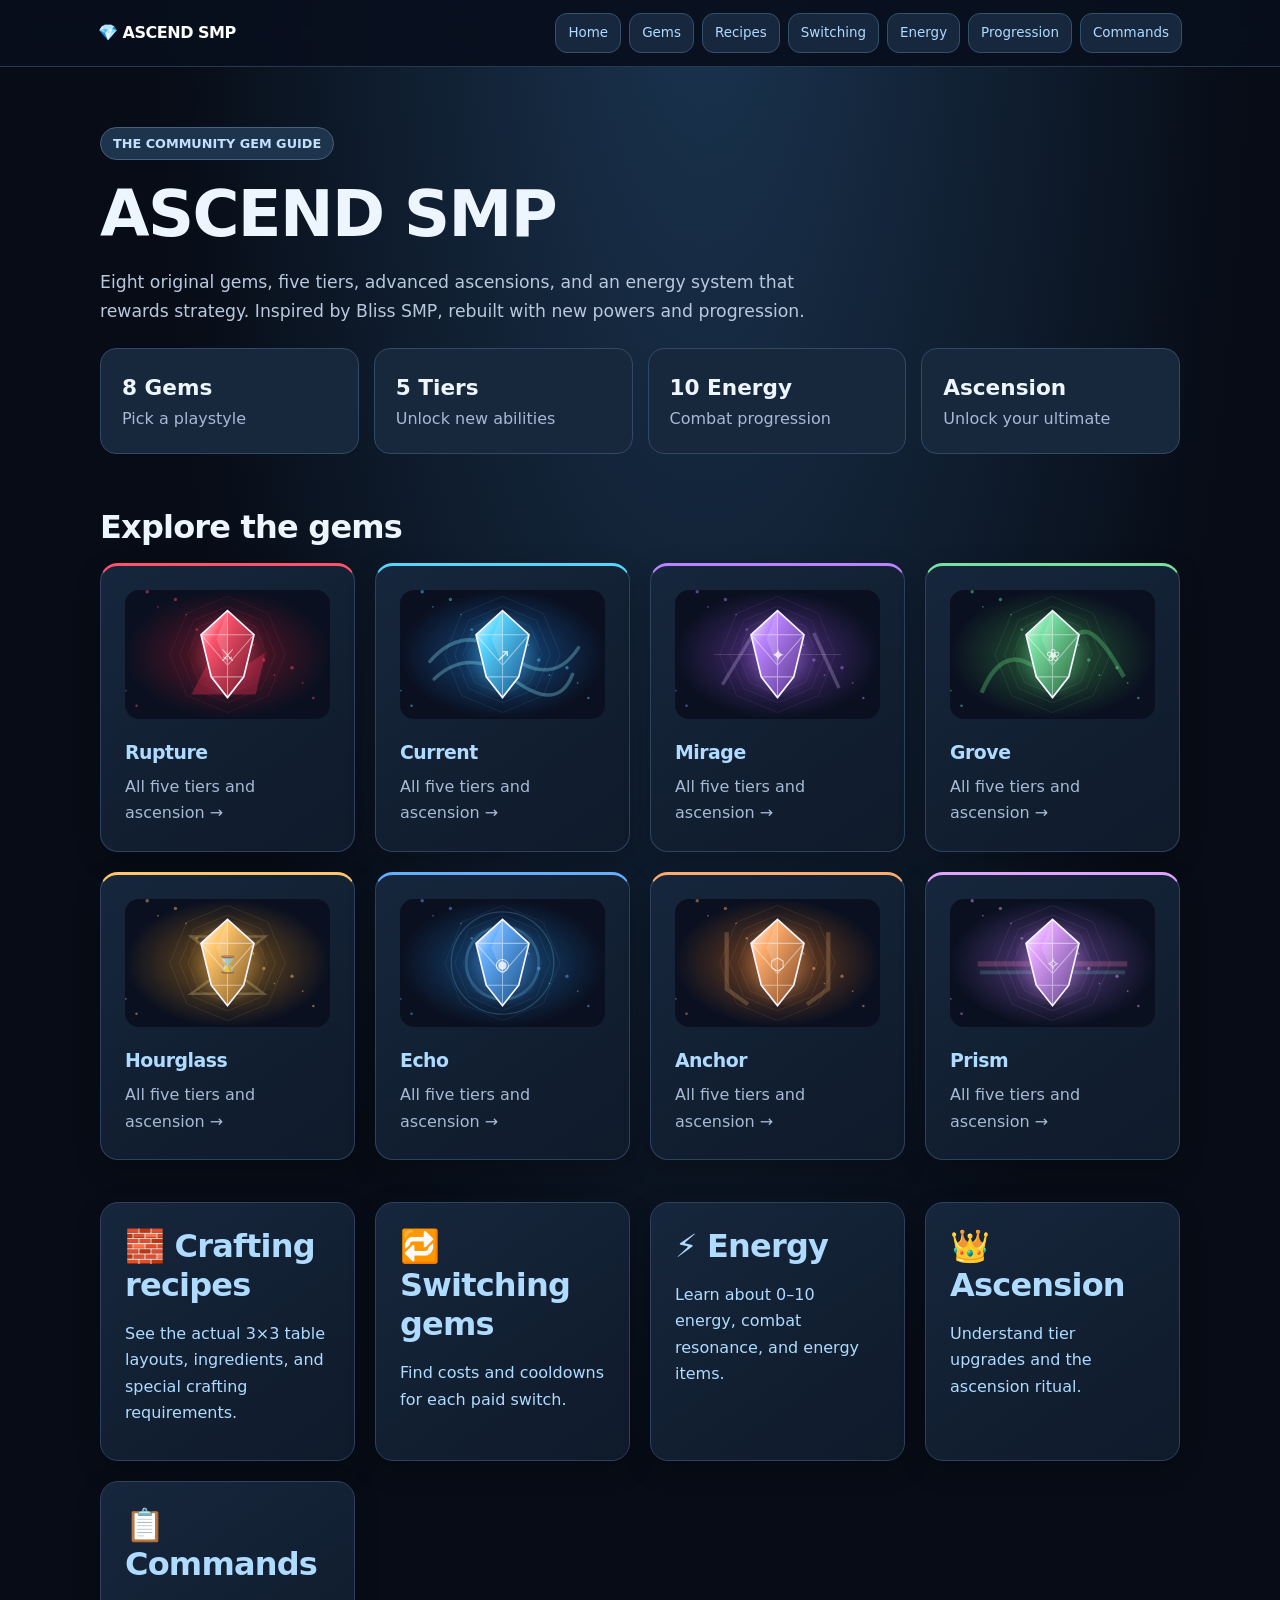
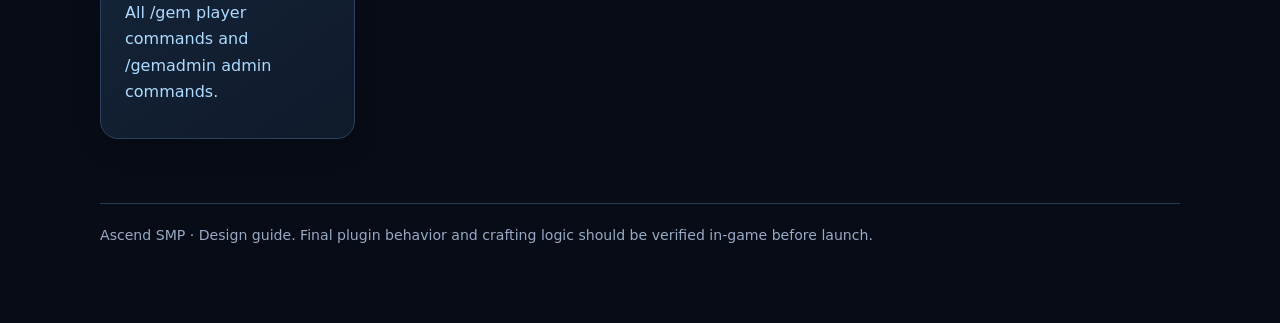
<file: index.html>
<!doctype html><html lang="en"><head><meta charset="UTF-8"><meta name="viewport" content="width=device-width,initial-scale=1"><title>Home | Ascend SMP</title><link rel="stylesheet" href="style.css"></head><body><header class="topbar"><nav class="nav"><a class="brand" href="index.html">💎 ASCEND SMP</a><a class="link" href="index.html">Home</a><a class="link" href="gems.html">Gems</a><a class="link" href="recipes.html">Recipes</a><a class="link" href="switching.html">Switching</a><a class="link" href="energy.html">Energy</a><a class="link" href="progression.html">Progression</a><a class="link" href="commands.html">Commands</a></nav></header><main class="wrap"><section class="hero"><span class="badge">THE COMMUNITY GEM GUIDE</span><h1>ASCEND SMP</h1><p class="lead">Eight original gems, five tiers, advanced ascensions, and an energy system that rewards strategy. Inspired by Bliss SMP, rebuilt with new powers and progression.</p><div class="kpis"><div class="kpi"><strong>8 Gems</strong><span class="small">Pick a playstyle</span></div><div class="kpi"><strong>5 Tiers</strong><span class="small">Unlock new abilities</span></div><div class="kpi"><strong>10 Energy</strong><span class="small">Combat progression</span></div><div class="kpi"><strong>Ascension</strong><span class="small">Unlock your ultimate</span></div></div></section><section class="section"><h2>Explore the gems</h2><div class="grid"><a class="card gem" style="--gem:#ff526c" href="rupture.html"><img class="gem-preview" src="assets/rupture.svg" alt="rupture gem illustration"><h3>Rupture</h3><span class="small">All five tiers and ascension →</span></a><a class="card gem" style="--gem:#56d5ff" href="current.html"><img class="gem-preview" src="assets/current.svg" alt="current gem illustration"><h3>Current</h3><span class="small">All five tiers and ascension →</span></a><a class="card gem" style="--gem:#ba83ff" href="mirage.html"><img class="gem-preview" src="assets/mirage.svg" alt="mirage gem illustration"><h3>Mirage</h3><span class="small">All five tiers and ascension →</span></a><a class="card gem" style="--gem:#77e1a2" href="grove.html"><img class="gem-preview" src="assets/grove.svg" alt="grove gem illustration"><h3>Grove</h3><span class="small">All five tiers and ascension →</span></a><a class="card gem" style="--gem:#ffc66b" href="hourglass.html"><img class="gem-preview" src="assets/hourglass.svg" alt="hourglass gem illustration"><h3>Hourglass</h3><span class="small">All five tiers and ascension →</span></a><a class="card gem" style="--gem:#66afff" href="echo.html"><img class="gem-preview" src="assets/echo.svg" alt="echo gem illustration"><h3>Echo</h3><span class="small">All five tiers and ascension →</span></a><a class="card gem" style="--gem:#ffad6d" href="anchor.html"><img class="gem-preview" src="assets/anchor.svg" alt="anchor gem illustration"><h3>Anchor</h3><span class="small">All five tiers and ascension →</span></a><a class="card gem" style="--gem:#e2a2ff" href="prism.html"><img class="gem-preview" src="assets/prism.svg" alt="prism gem illustration"><h3>Prism</h3><span class="small">All five tiers and ascension →</span></a></div></section><section class="section grid"><a class="panel" href="recipes.html"><h2>🧱 Crafting recipes</h2><p>See the actual 3×3 table layouts, ingredients, and special crafting requirements.</p></a><a class="panel" href="switching.html"><h2>🔁 Switching gems</h2><p>Find costs and cooldowns for each paid switch.</p></a><a class="panel" href="energy.html"><h2>⚡ Energy</h2><p>Learn about 0–10 energy, combat resonance, and energy items.</p></a><a class="panel" href="progression.html"><h2>👑 Ascension</h2><p>Understand tier upgrades and the ascension ritual.</p></a><a class="panel" href="commands.html"><h2>📋 Commands</h2><p>All /gem player commands and /gemadmin admin commands.</p></a></section><footer class="footer">Ascend SMP · Design guide. Final plugin behavior and crafting logic should be verified in-game before launch.</footer></main></body></html>
</file>
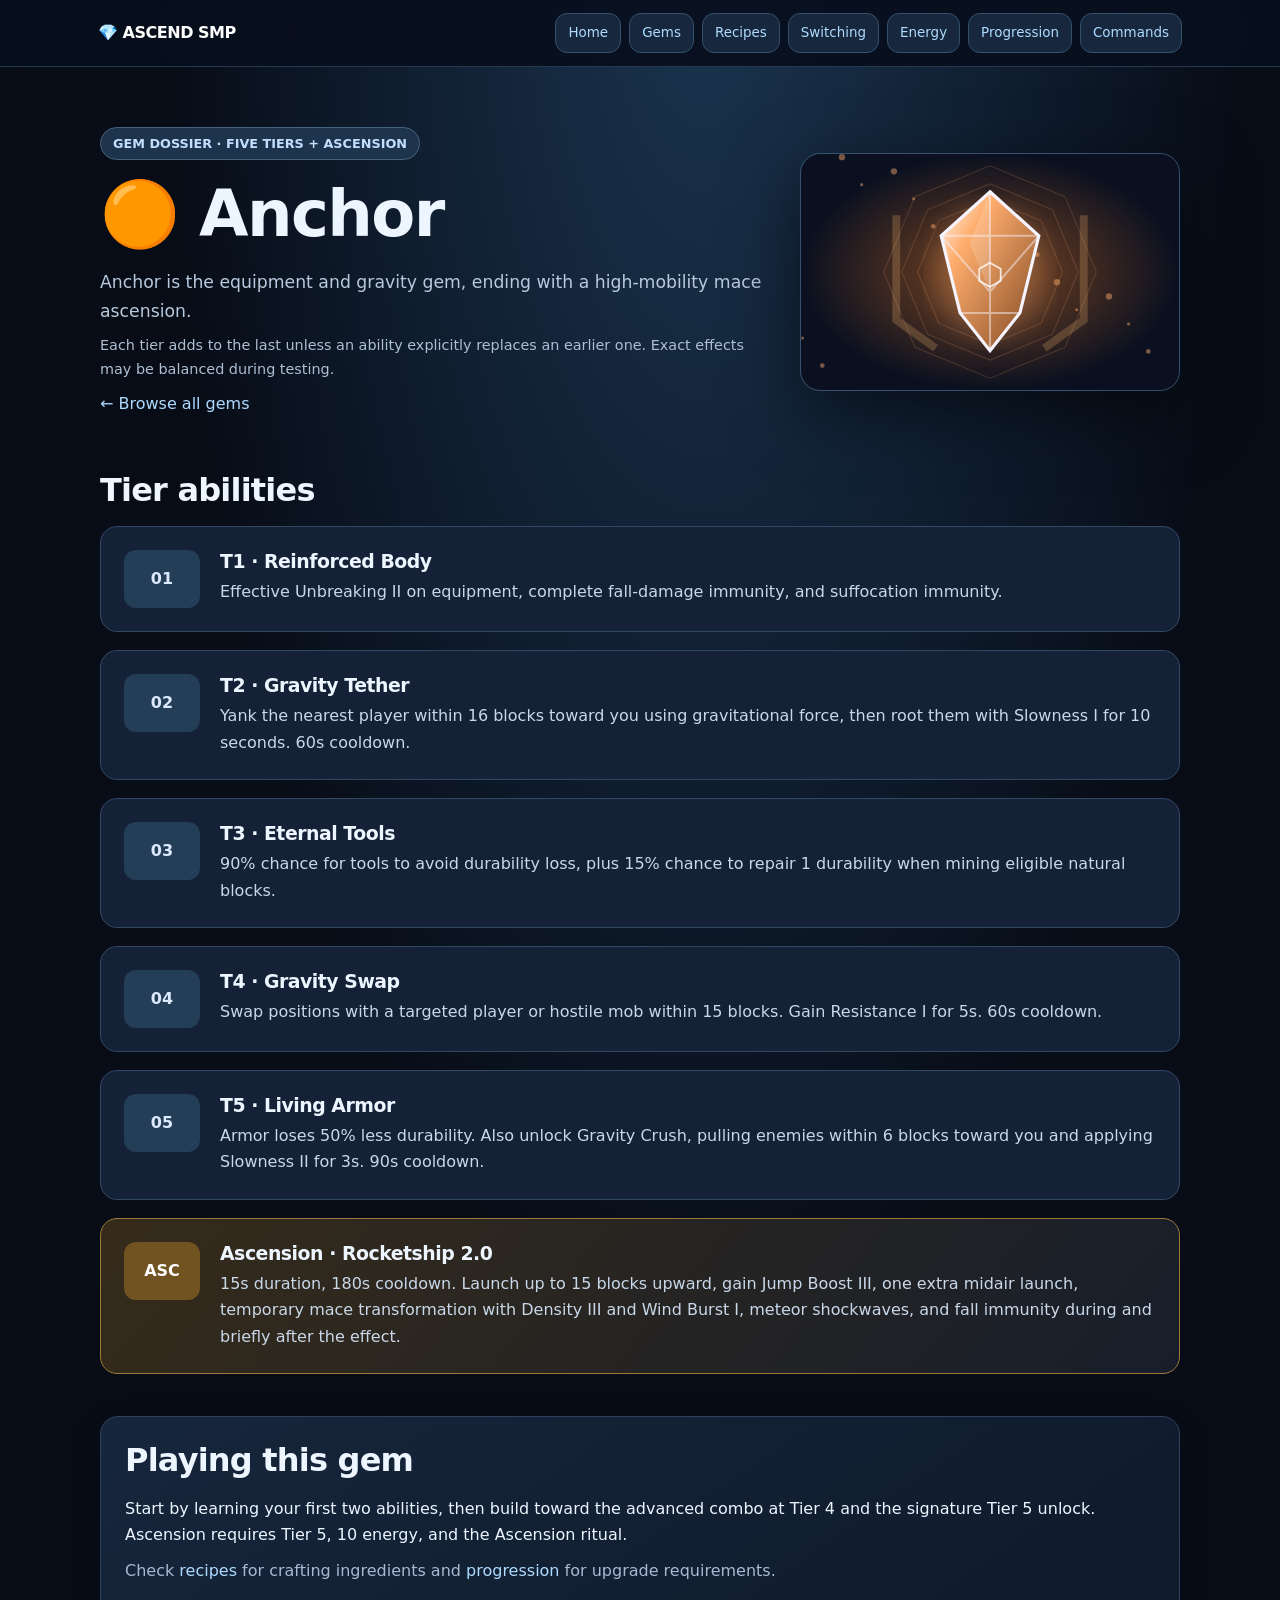
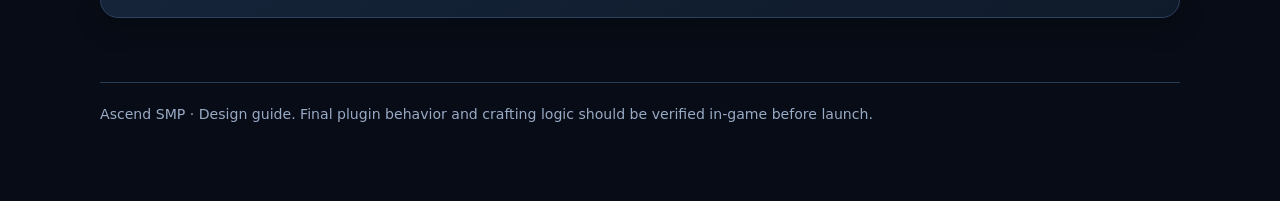
<file: anchor.html>
<!doctype html><html lang="en"><head><meta charset="UTF-8"><meta name="viewport" content="width=device-width,initial-scale=1"><title>🟠 Anchor | Ascend SMP</title><link rel="stylesheet" href="style.css"></head><body><header class="topbar"><nav class="nav"><a class="brand" href="index.html">💎 ASCEND SMP</a><a class="link" href="index.html">Home</a><a class="link" href="gems.html">Gems</a><a class="link" href="recipes.html">Recipes</a><a class="link" href="switching.html">Switching</a><a class="link" href="energy.html">Energy</a><a class="link" href="progression.html">Progression</a><a class="link" href="commands.html">Commands</a></nav></header><main class="wrap"><section class="hero gem-hero"><div><span class="badge">GEM DOSSIER · FIVE TIERS + ASCENSION</span><h1>🟠 Anchor</h1><p class="lead">Anchor is the equipment and gravity gem, ending with a high-mobility mace ascension.</p><p class="note">Each tier adds to the last unless an ability explicitly replaces an earlier one. Exact effects may be balanced during testing.</p><a href="gems.html">← Browse all gems</a></div><img src="assets/anchor.svg" alt="Original anchor crystal illustration"></section><section class="section"><h2>Tier abilities</h2><div class="tier-list"><article class="tier "><span class="tier-num">01</span><div><h3>T1 · Reinforced Body</h3><p>Effective Unbreaking II on equipment, complete fall-damage immunity, and suffocation immunity.</p></div></article><article class="tier "><span class="tier-num">02</span><div><h3>T2 · Gravity Tether</h3><p>Yank the nearest player within 16 blocks toward you using gravitational force, then root them with Slowness I for 10 seconds. 60s cooldown.</p></div></article><article class="tier "><span class="tier-num">03</span><div><h3>T3 · Eternal Tools</h3><p>90% chance for tools to avoid durability loss, plus 15% chance to repair 1 durability when mining eligible natural blocks.</p></div></article><article class="tier "><span class="tier-num">04</span><div><h3>T4 · Gravity Swap</h3><p>Swap positions with a targeted player or hostile mob within 15 blocks. Gain Resistance I for 5s. 60s cooldown.</p></div></article><article class="tier "><span class="tier-num">05</span><div><h3>T5 · Living Armor</h3><p>Armor loses 50% less durability. Also unlock Gravity Crush, pulling enemies within 6 blocks toward you and applying Slowness II for 3s. 90s cooldown.</p></div></article><article class="tier ascension"><span class="tier-num">ASC</span><div><h3>Ascension · Rocketship 2.0</h3><p>15s duration, 180s cooldown. Launch up to 15 blocks upward, gain Jump Boost III, one extra midair launch, temporary mace transformation with Density III and Wind Burst I, meteor shockwaves, and fall immunity during and briefly after the effect.</p></div></article></div></section><section class="panel section"><h2>Playing this gem</h2><p>Start by learning your first two abilities, then build toward the advanced combo at Tier 4 and the signature Tier 5 unlock. Ascension requires Tier 5, 10 energy, and the Ascension ritual.</p><p class="small">Check <a href="recipes.html">recipes</a> for crafting ingredients and <a href="progression.html">progression</a> for upgrade requirements.</p></section><footer class="footer">Ascend SMP · Design guide. Final plugin behavior and crafting logic should be verified in-game before launch.</footer></main></body></html>
</file>
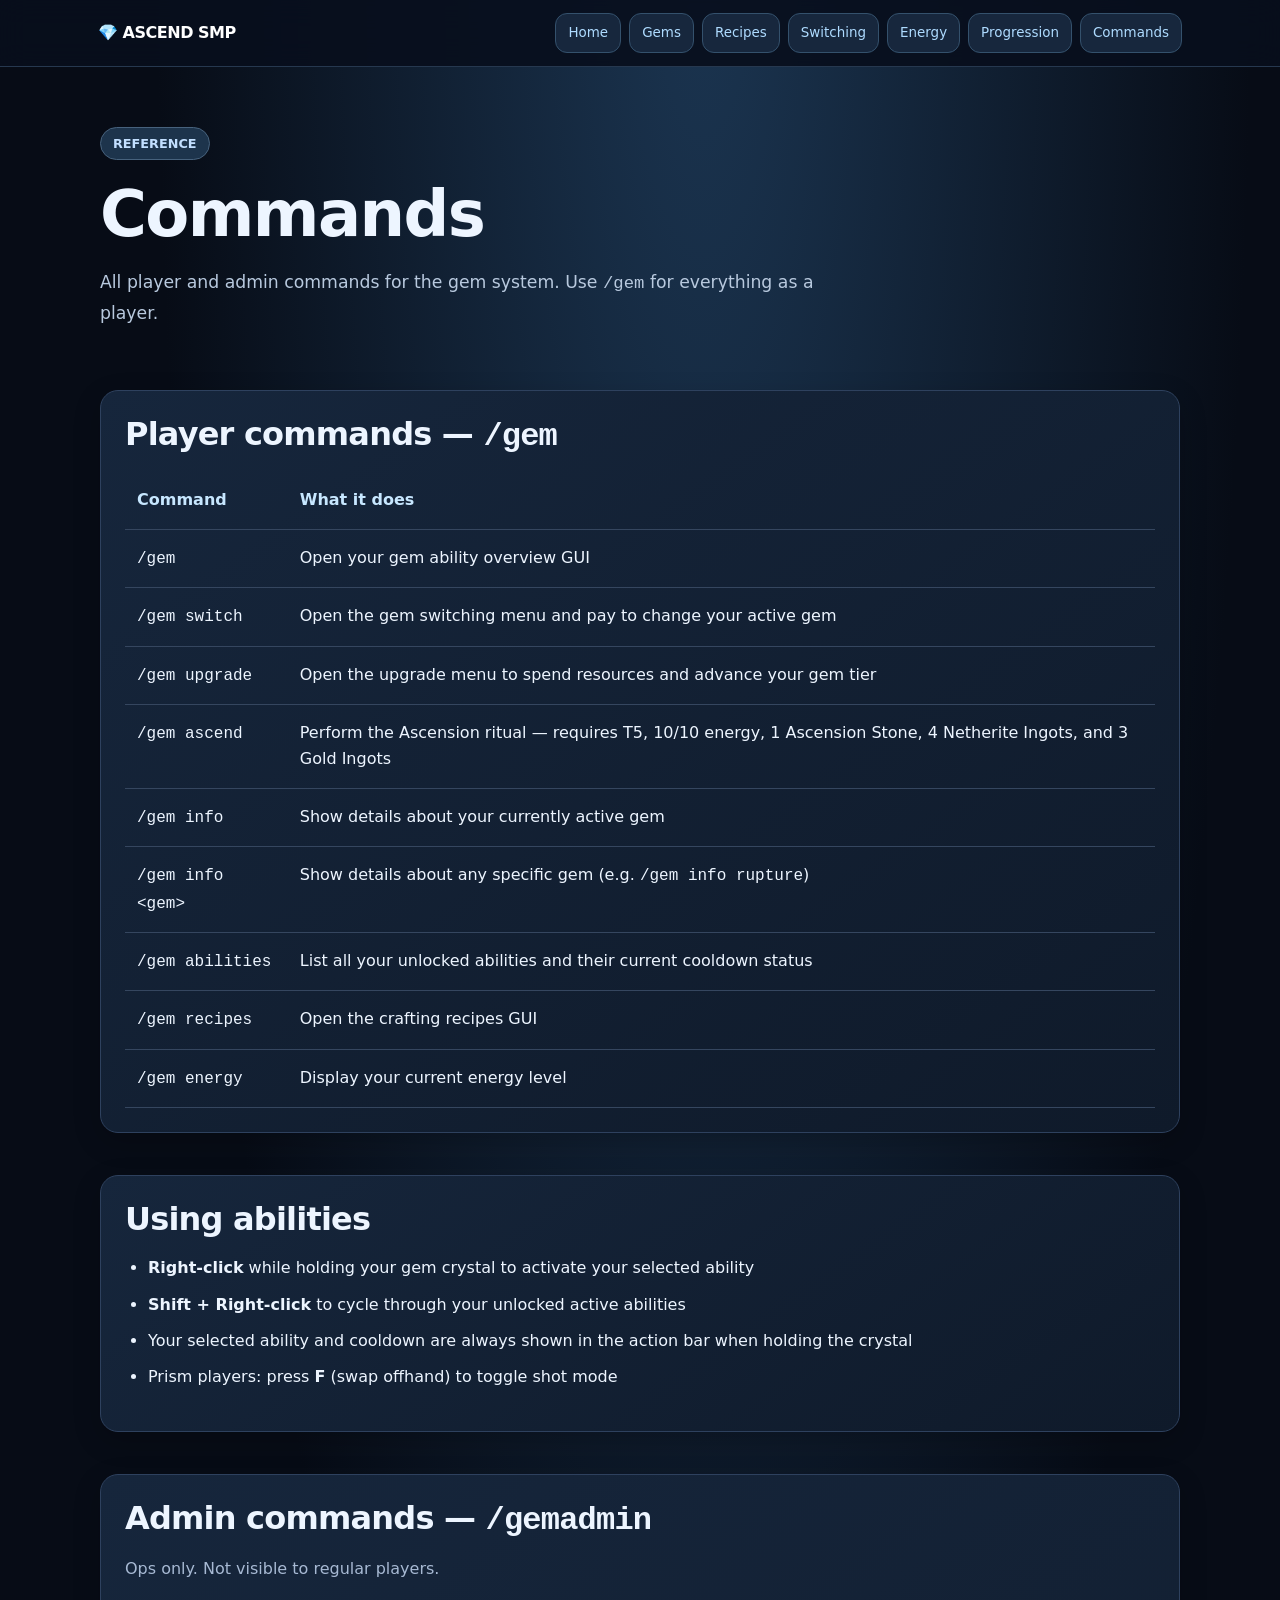
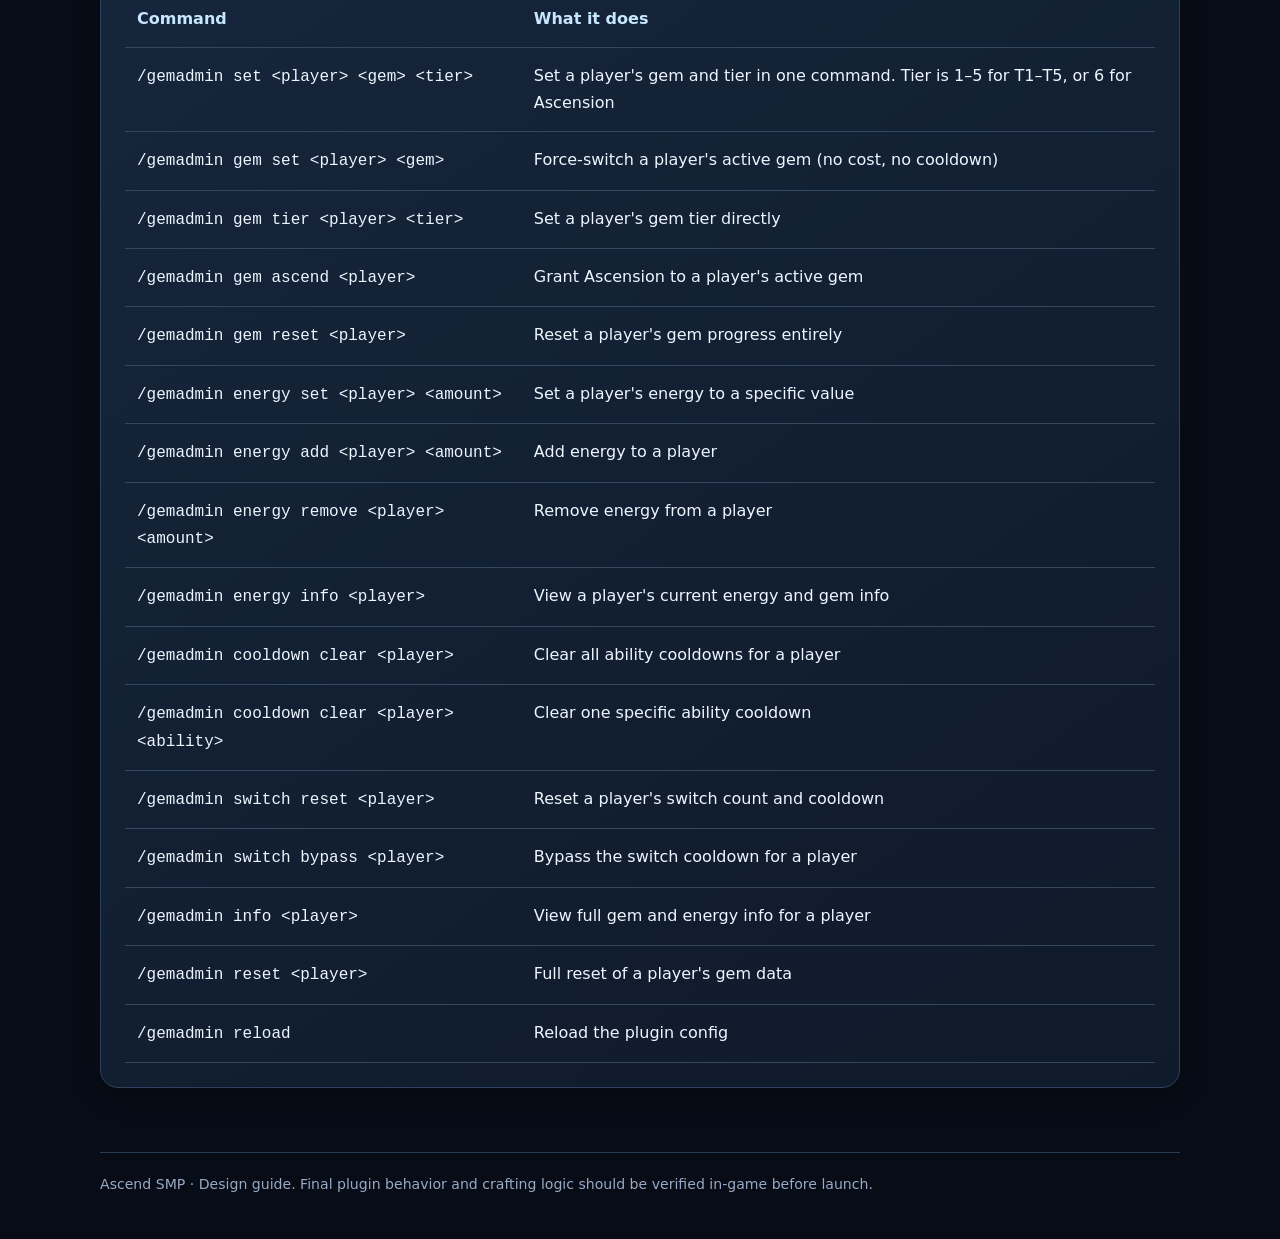
<file: commands.html>
<!doctype html><html lang="en"><head><meta charset="UTF-8"><meta name="viewport" content="width=device-width,initial-scale=1"><title>Commands | Ascend SMP</title><link rel="stylesheet" href="style.css"></head><body><header class="topbar"><nav class="nav"><a class="brand" href="index.html">💎 ASCEND SMP</a><a class="link" href="index.html">Home</a><a class="link" href="gems.html">Gems</a><a class="link" href="recipes.html">Recipes</a><a class="link" href="switching.html">Switching</a><a class="link" href="energy.html">Energy</a><a class="link" href="progression.html">Progression</a><a class="link active" href="commands.html">Commands</a></nav></header><main class="wrap"><section class="hero"><span class="badge">REFERENCE</span><h1>Commands</h1><p class="lead">All player and admin commands for the gem system. Use <code>/gem</code> for everything as a player.</p></section><section class="panel section"><h2>Player commands — <code>/gem</code></h2><div class="tablewrap"><table><thead><tr><th>Command</th><th>What it does</th></tr></thead><tbody><tr><td><code>/gem</code></td><td>Open your gem ability overview GUI</td></tr><tr><td><code>/gem switch</code></td><td>Open the gem switching menu and pay to change your active gem</td></tr><tr><td><code>/gem upgrade</code></td><td>Open the upgrade menu to spend resources and advance your gem tier</td></tr><tr><td><code>/gem ascend</code></td><td>Perform the Ascension ritual — requires T5, 10/10 energy, 1 Ascension Stone, 4 Netherite Ingots, and 3 Gold Ingots</td></tr><tr><td><code>/gem info</code></td><td>Show details about your currently active gem</td></tr><tr><td><code>/gem info &lt;gem&gt;</code></td><td>Show details about any specific gem (e.g. <code>/gem info rupture</code>)</td></tr><tr><td><code>/gem abilities</code></td><td>List all your unlocked abilities and their current cooldown status</td></tr><tr><td><code>/gem recipes</code></td><td>Open the crafting recipes GUI</td></tr><tr><td><code>/gem energy</code></td><td>Display your current energy level</td></tr></tbody></table></div></section><section class="panel section"><h2>Using abilities</h2><ul class="list"><li><strong>Right-click</strong> while holding your gem crystal to activate your selected ability</li><li><strong>Shift + Right-click</strong> to cycle through your unlocked active abilities</li><li>Your selected ability and cooldown are always shown in the action bar when holding the crystal</li><li>Prism players: press <strong>F</strong> (swap offhand) to toggle shot mode</li></ul></section><section class="panel section"><h2>Admin commands — <code>/gemadmin</code></h2><p class="small">Ops only. Not visible to regular players.</p><div class="tablewrap"><table><thead><tr><th>Command</th><th>What it does</th></tr></thead><tbody><tr><td><code>/gemadmin set &lt;player&gt; &lt;gem&gt; &lt;tier&gt;</code></td><td>Set a player's gem and tier in one command. Tier is 1–5 for T1–T5, or 6 for Ascension</td></tr><tr><td><code>/gemadmin gem set &lt;player&gt; &lt;gem&gt;</code></td><td>Force-switch a player's active gem (no cost, no cooldown)</td></tr><tr><td><code>/gemadmin gem tier &lt;player&gt; &lt;tier&gt;</code></td><td>Set a player's gem tier directly</td></tr><tr><td><code>/gemadmin gem ascend &lt;player&gt;</code></td><td>Grant Ascension to a player's active gem</td></tr><tr><td><code>/gemadmin gem reset &lt;player&gt;</code></td><td>Reset a player's gem progress entirely</td></tr><tr><td><code>/gemadmin energy set &lt;player&gt; &lt;amount&gt;</code></td><td>Set a player's energy to a specific value</td></tr><tr><td><code>/gemadmin energy add &lt;player&gt; &lt;amount&gt;</code></td><td>Add energy to a player</td></tr><tr><td><code>/gemadmin energy remove &lt;player&gt; &lt;amount&gt;</code></td><td>Remove energy from a player</td></tr><tr><td><code>/gemadmin energy info &lt;player&gt;</code></td><td>View a player's current energy and gem info</td></tr><tr><td><code>/gemadmin cooldown clear &lt;player&gt;</code></td><td>Clear all ability cooldowns for a player</td></tr><tr><td><code>/gemadmin cooldown clear &lt;player&gt; &lt;ability&gt;</code></td><td>Clear one specific ability cooldown</td></tr><tr><td><code>/gemadmin switch reset &lt;player&gt;</code></td><td>Reset a player's switch count and cooldown</td></tr><tr><td><code>/gemadmin switch bypass &lt;player&gt;</code></td><td>Bypass the switch cooldown for a player</td></tr><tr><td><code>/gemadmin info &lt;player&gt;</code></td><td>View full gem and energy info for a player</td></tr><tr><td><code>/gemadmin reset &lt;player&gt;</code></td><td>Full reset of a player's gem data</td></tr><tr><td><code>/gemadmin reload</code></td><td>Reload the plugin config</td></tr></tbody></table></div></section><footer class="footer">Ascend SMP · Design guide. Final plugin behavior and crafting logic should be verified in-game before launch.</footer></main></body></html>
</file>
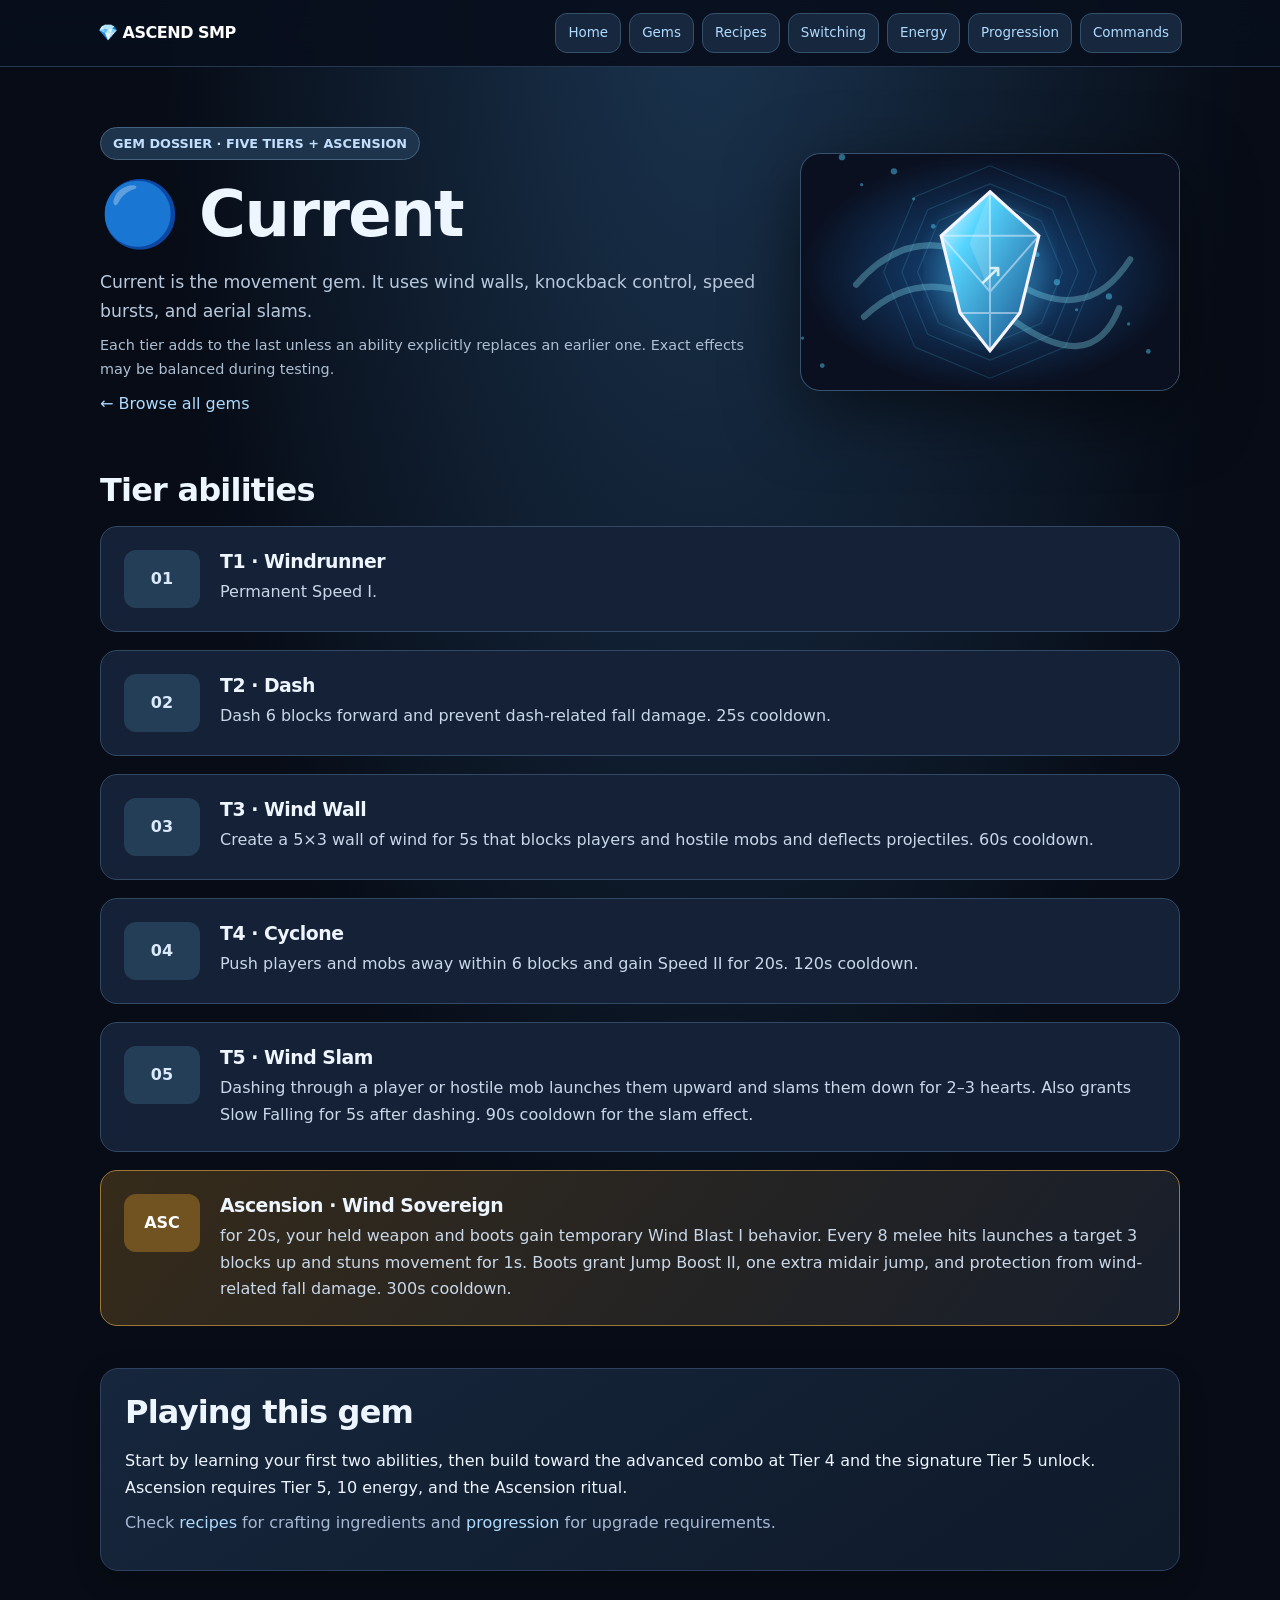
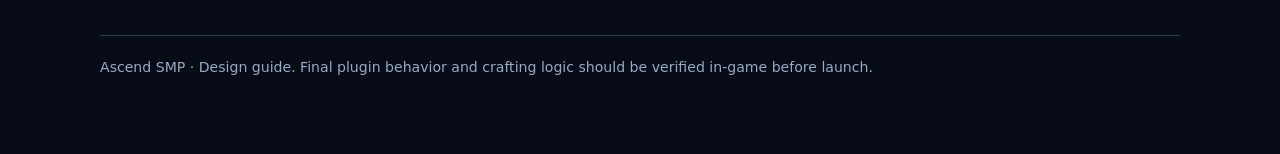
<file: current.html>
<!doctype html><html lang="en"><head><meta charset="UTF-8"><meta name="viewport" content="width=device-width,initial-scale=1"><title>🔵 Current | Ascend SMP</title><link rel="stylesheet" href="style.css"></head><body><header class="topbar"><nav class="nav"><a class="brand" href="index.html">💎 ASCEND SMP</a><a class="link" href="index.html">Home</a><a class="link" href="gems.html">Gems</a><a class="link" href="recipes.html">Recipes</a><a class="link" href="switching.html">Switching</a><a class="link" href="energy.html">Energy</a><a class="link" href="progression.html">Progression</a><a class="link" href="commands.html">Commands</a></nav></header><main class="wrap"><section class="hero gem-hero"><div><span class="badge">GEM DOSSIER · FIVE TIERS + ASCENSION</span><h1>🔵 Current</h1><p class="lead">Current is the movement gem. It uses wind walls, knockback control, speed bursts, and aerial slams.</p><p class="note">Each tier adds to the last unless an ability explicitly replaces an earlier one. Exact effects may be balanced during testing.</p><a href="gems.html">← Browse all gems</a></div><img src="assets/current.svg" alt="Original current crystal illustration"></section><section class="section"><h2>Tier abilities</h2><div class="tier-list"><article class="tier "><span class="tier-num">01</span><div><h3>T1 · Windrunner</h3><p>Permanent Speed I.</p></div></article><article class="tier "><span class="tier-num">02</span><div><h3>T2 · Dash</h3><p>Dash 6 blocks forward and prevent dash-related fall damage. 25s cooldown.</p></div></article><article class="tier "><span class="tier-num">03</span><div><h3>T3 · Wind Wall</h3><p>Create a 5×3 wall of wind for 5s that blocks players and hostile mobs and deflects projectiles. 60s cooldown.</p></div></article><article class="tier "><span class="tier-num">04</span><div><h3>T4 · Cyclone</h3><p>Push players and mobs away within 6 blocks and gain Speed II for 20s. 120s cooldown.</p></div></article><article class="tier "><span class="tier-num">05</span><div><h3>T5 · Wind Slam</h3><p>Dashing through a player or hostile mob launches them upward and slams them down for 2–3 hearts. Also grants Slow Falling for 5s after dashing. 90s cooldown for the slam effect.</p></div></article><article class="tier ascension"><span class="tier-num">ASC</span><div><h3>Ascension · Wind Sovereign</h3><p>for 20s, your held weapon and boots gain temporary Wind Blast I behavior. Every 8 melee hits launches a target 3 blocks up and stuns movement for 1s. Boots grant Jump Boost II, one extra midair jump, and protection from wind-related fall damage. 300s cooldown.</p></div></article></div></section><section class="panel section"><h2>Playing this gem</h2><p>Start by learning your first two abilities, then build toward the advanced combo at Tier 4 and the signature Tier 5 unlock. Ascension requires Tier 5, 10 energy, and the Ascension ritual.</p><p class="small">Check <a href="recipes.html">recipes</a> for crafting ingredients and <a href="progression.html">progression</a> for upgrade requirements.</p></section><footer class="footer">Ascend SMP · Design guide. Final plugin behavior and crafting logic should be verified in-game before launch.</footer></main></body></html>
</file>
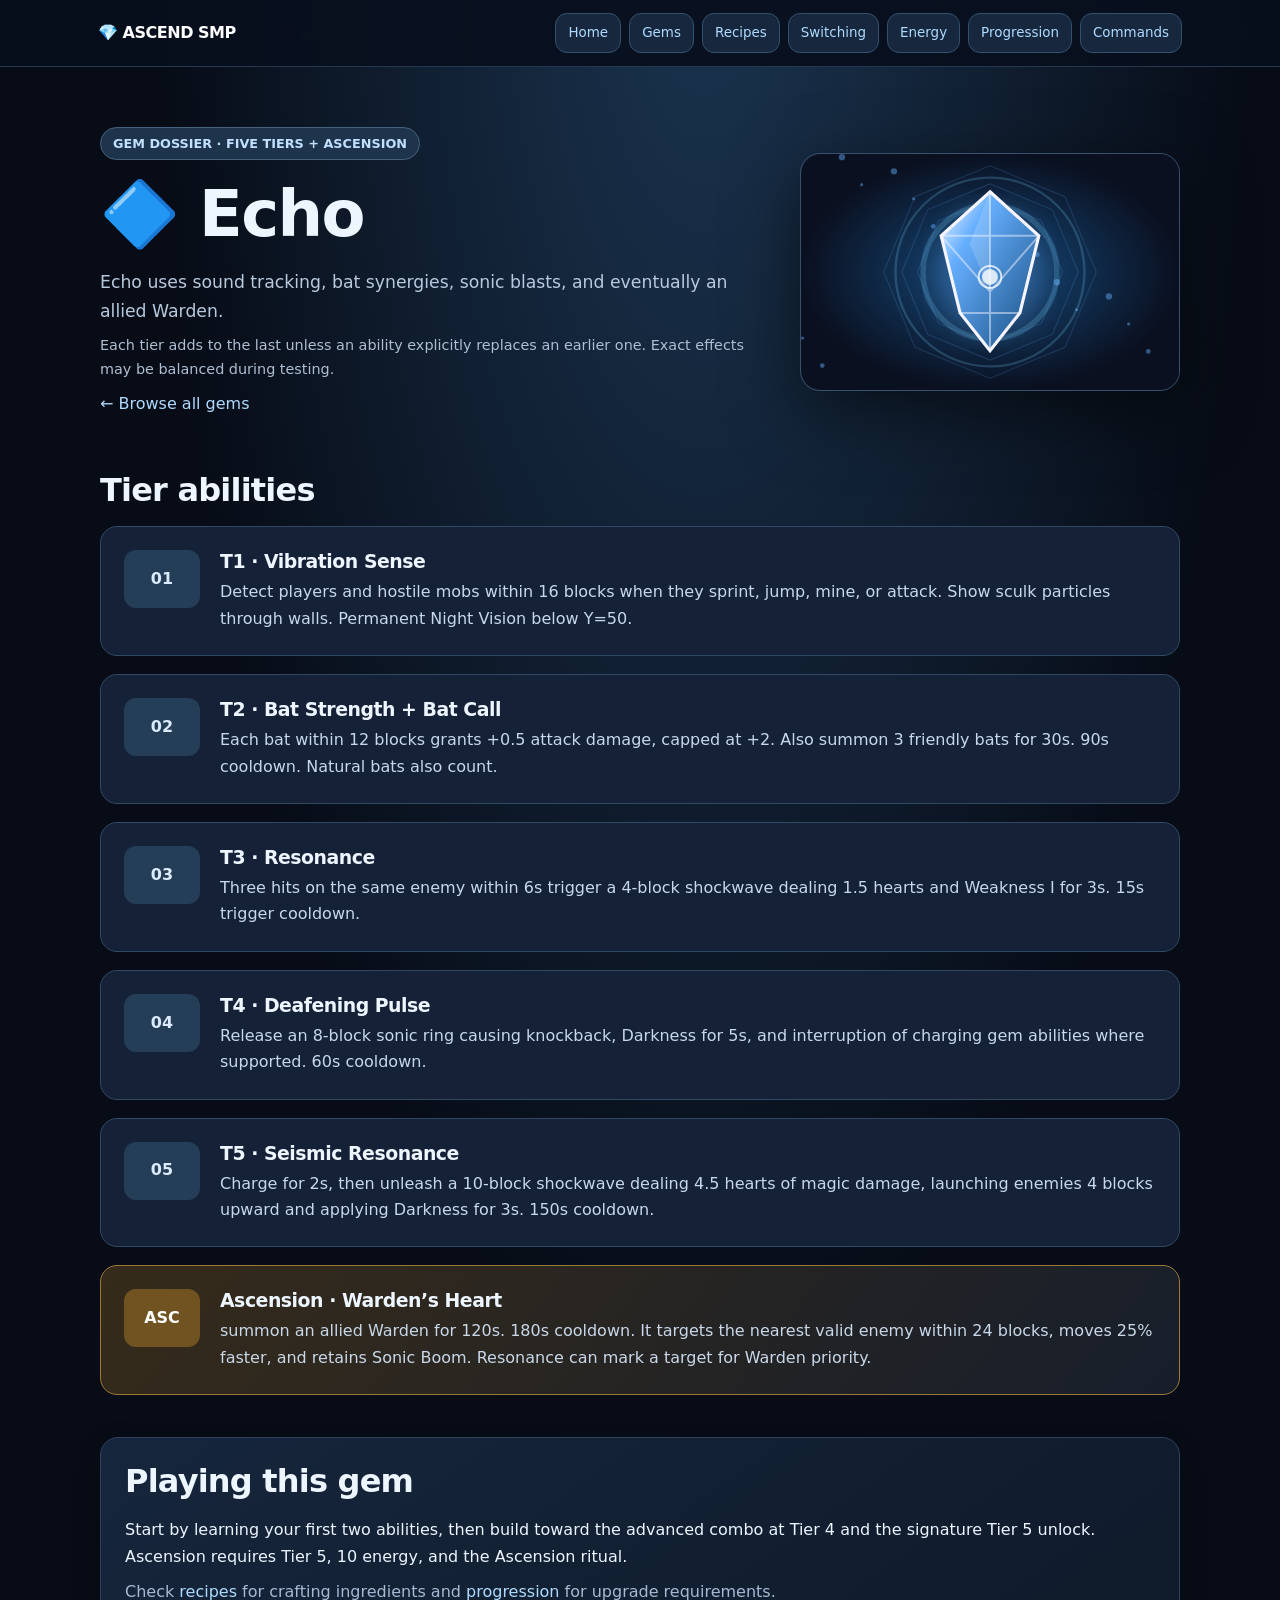
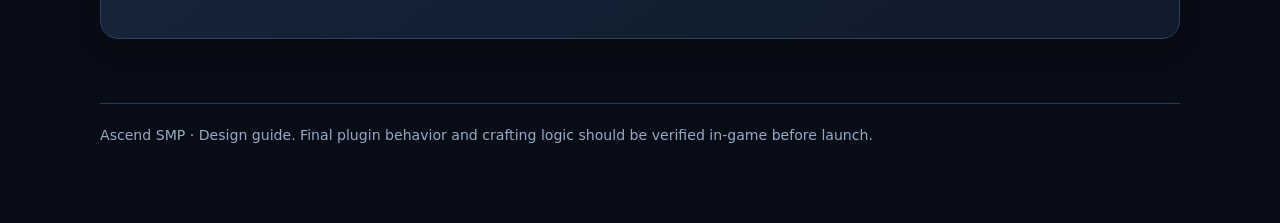
<file: echo.html>
<!doctype html><html lang="en"><head><meta charset="UTF-8"><meta name="viewport" content="width=device-width,initial-scale=1"><title>🔷 Echo | Ascend SMP</title><link rel="stylesheet" href="style.css"></head><body><header class="topbar"><nav class="nav"><a class="brand" href="index.html">💎 ASCEND SMP</a><a class="link" href="index.html">Home</a><a class="link" href="gems.html">Gems</a><a class="link" href="recipes.html">Recipes</a><a class="link" href="switching.html">Switching</a><a class="link" href="energy.html">Energy</a><a class="link" href="progression.html">Progression</a><a class="link" href="commands.html">Commands</a></nav></header><main class="wrap"><section class="hero gem-hero"><div><span class="badge">GEM DOSSIER · FIVE TIERS + ASCENSION</span><h1>🔷 Echo</h1><p class="lead">Echo uses sound tracking, bat synergies, sonic blasts, and eventually an allied Warden.</p><p class="note">Each tier adds to the last unless an ability explicitly replaces an earlier one. Exact effects may be balanced during testing.</p><a href="gems.html">← Browse all gems</a></div><img src="assets/echo.svg" alt="Original echo crystal illustration"></section><section class="section"><h2>Tier abilities</h2><div class="tier-list"><article class="tier "><span class="tier-num">01</span><div><h3>T1 · Vibration Sense</h3><p>Detect players and hostile mobs within 16 blocks when they sprint, jump, mine, or attack. Show sculk particles through walls. Permanent Night Vision below Y=50.</p></div></article><article class="tier "><span class="tier-num">02</span><div><h3>T2 · Bat Strength + Bat Call</h3><p>Each bat within 12 blocks grants +0.5 attack damage, capped at +2. Also summon 3 friendly bats for 30s. 90s cooldown. Natural bats also count.</p></div></article><article class="tier "><span class="tier-num">03</span><div><h3>T3 · Resonance</h3><p>Three hits on the same enemy within 6s trigger a 4-block shockwave dealing 1.5 hearts and Weakness I for 3s. 15s trigger cooldown.</p></div></article><article class="tier "><span class="tier-num">04</span><div><h3>T4 · Deafening Pulse</h3><p>Release an 8-block sonic ring causing knockback, Darkness for 5s, and interruption of charging gem abilities where supported. 60s cooldown.</p></div></article><article class="tier "><span class="tier-num">05</span><div><h3>T5 · Seismic Resonance</h3><p>Charge for 2s, then unleash a 10-block shockwave dealing 4.5 hearts of magic damage, launching enemies 4 blocks upward and applying Darkness for 3s. 150s cooldown.</p></div></article><article class="tier ascension"><span class="tier-num">ASC</span><div><h3>Ascension · Warden’s Heart</h3><p>summon an allied Warden for 120s. 180s cooldown. It targets the nearest valid enemy within 24 blocks, moves 25% faster, and retains Sonic Boom. Resonance can mark a target for Warden priority.</p></div></article></div></section><section class="panel section"><h2>Playing this gem</h2><p>Start by learning your first two abilities, then build toward the advanced combo at Tier 4 and the signature Tier 5 unlock. Ascension requires Tier 5, 10 energy, and the Ascension ritual.</p><p class="small">Check <a href="recipes.html">recipes</a> for crafting ingredients and <a href="progression.html">progression</a> for upgrade requirements.</p></section><footer class="footer">Ascend SMP · Design guide. Final plugin behavior and crafting logic should be verified in-game before launch.</footer></main></body></html>
</file>
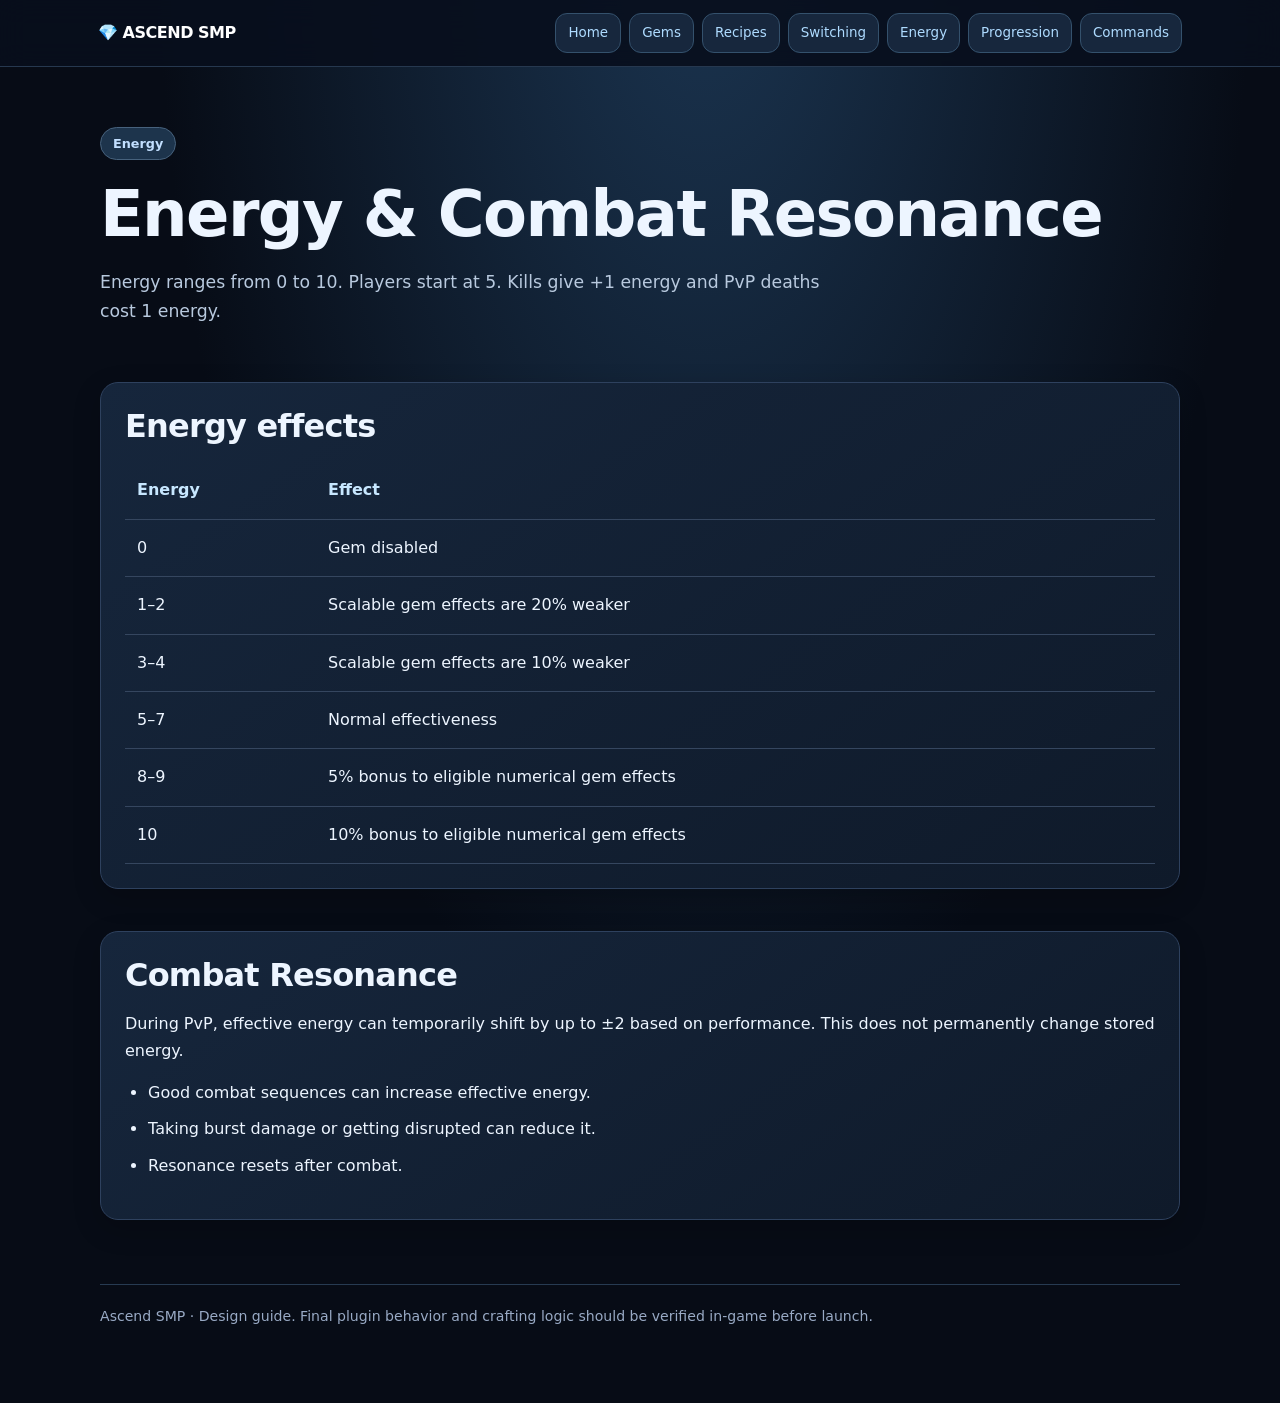
<file: energy.html>
<!doctype html><html lang="en"><head><meta charset="UTF-8"><meta name="viewport" content="width=device-width,initial-scale=1"><title>Energy | Ascend SMP</title><link rel="stylesheet" href="style.css"></head><body><header class="topbar"><nav class="nav"><a class="brand" href="index.html">💎 ASCEND SMP</a><a class="link" href="index.html">Home</a><a class="link" href="gems.html">Gems</a><a class="link" href="recipes.html">Recipes</a><a class="link" href="switching.html">Switching</a><a class="link" href="energy.html">Energy</a><a class="link" href="progression.html">Progression</a><a class="link" href="commands.html">Commands</a></nav></header><main class="wrap"><section class="hero"><span class="badge">Energy</span><h1>Energy &amp; Combat Resonance</h1><p class="lead">Energy ranges from 0 to 10. Players start at 5. Kills give +1 energy and PvP deaths cost 1 energy.</p></section><section class="panel"><h2>Energy effects</h2><div class="tablewrap"><table><thead><tr><th>Energy</th><th>Effect</th></tr></thead><tbody><tr><td>0</td><td>Gem disabled</td></tr><tr><td>1–2</td><td>Scalable gem effects are 20% weaker</td></tr><tr><td>3–4</td><td>Scalable gem effects are 10% weaker</td></tr><tr><td>5–7</td><td>Normal effectiveness</td></tr><tr><td>8–9</td><td>5% bonus to eligible numerical gem effects</td></tr><tr><td>10</td><td>10% bonus to eligible numerical gem effects</td></tr></tbody></table></div></section><section class="panel section"><h2>Combat Resonance</h2><p>During PvP, effective energy can temporarily shift by up to ±2 based on performance. This does not permanently change stored energy.</p><ul class="list"><li>Good combat sequences can increase effective energy.</li><li>Taking burst damage or getting disrupted can reduce it.</li><li>Resonance resets after combat.</li></ul></section><footer class="footer">Ascend SMP · Design guide. Final plugin behavior and crafting logic should be verified in-game before launch.</footer></main></body></html>
</file>
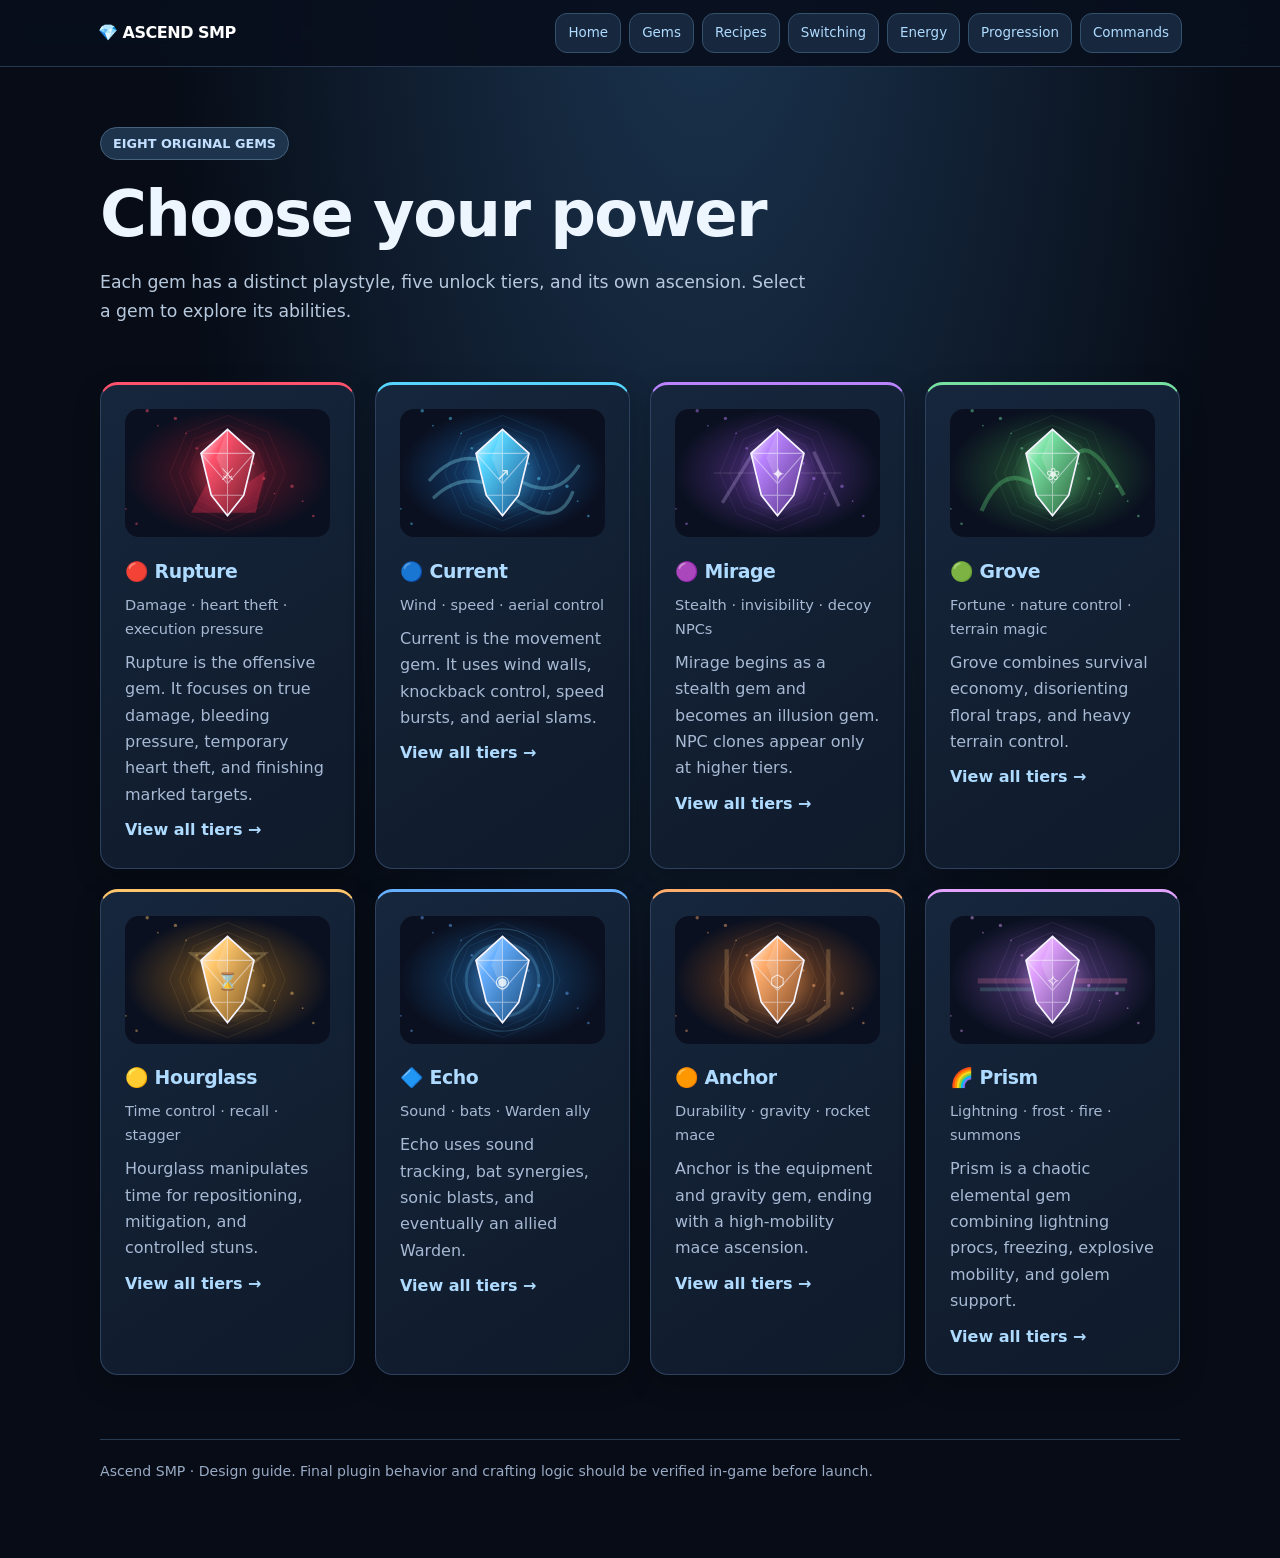
<file: gems.html>
<!doctype html><html lang="en"><head><meta charset="UTF-8"><meta name="viewport" content="width=device-width,initial-scale=1"><title>Gems | Ascend SMP</title><link rel="stylesheet" href="style.css"></head><body><header class="topbar"><nav class="nav"><a class="brand" href="index.html">💎 ASCEND SMP</a><a class="link" href="index.html">Home</a><a class="link" href="gems.html">Gems</a><a class="link" href="recipes.html">Recipes</a><a class="link" href="switching.html">Switching</a><a class="link" href="energy.html">Energy</a><a class="link" href="progression.html">Progression</a><a class="link" href="commands.html">Commands</a></nav></header><main class="wrap"><section class="hero"><span class="badge">EIGHT ORIGINAL GEMS</span><h1>Choose your power</h1><p class="lead">Each gem has a distinct playstyle, five unlock tiers, and its own ascension. Select a gem to explore its abilities.</p></section><section class="grid"><a href="rupture.html" class="card gem" style="--gem:#ff526c"><img class="gem-preview" src="assets/rupture.svg" alt="rupture gem artwork"><h3>🔴 Rupture</h3><p class="role">Damage · heart theft · execution pressure</p><p class="small">Rupture is the offensive gem. It focuses on true damage, bleeding pressure, temporary heart theft, and finishing marked targets.</p><strong>View all tiers →</strong></a><a href="current.html" class="card gem" style="--gem:#56d5ff"><img class="gem-preview" src="assets/current.svg" alt="current gem artwork"><h3>🔵 Current</h3><p class="role">Wind · speed · aerial control</p><p class="small">Current is the movement gem. It uses wind walls, knockback control, speed bursts, and aerial slams.</p><strong>View all tiers →</strong></a><a href="mirage.html" class="card gem" style="--gem:#ba83ff"><img class="gem-preview" src="assets/mirage.svg" alt="mirage gem artwork"><h3>🟣 Mirage</h3><p class="role">Stealth · invisibility · decoy NPCs</p><p class="small">Mirage begins as a stealth gem and becomes an illusion gem. NPC clones appear only at higher tiers.</p><strong>View all tiers →</strong></a><a href="grove.html" class="card gem" style="--gem:#77e1a2"><img class="gem-preview" src="assets/grove.svg" alt="grove gem artwork"><h3>🟢 Grove</h3><p class="role">Fortune · nature control · terrain magic</p><p class="small">Grove combines survival economy, disorienting floral traps, and heavy terrain control.</p><strong>View all tiers →</strong></a><a href="hourglass.html" class="card gem" style="--gem:#ffc66b"><img class="gem-preview" src="assets/hourglass.svg" alt="hourglass gem artwork"><h3>🟡 Hourglass</h3><p class="role">Time control · recall · stagger</p><p class="small">Hourglass manipulates time for repositioning, mitigation, and controlled stuns.</p><strong>View all tiers →</strong></a><a href="echo.html" class="card gem" style="--gem:#66afff"><img class="gem-preview" src="assets/echo.svg" alt="echo gem artwork"><h3>🔷 Echo</h3><p class="role">Sound · bats · Warden ally</p><p class="small">Echo uses sound tracking, bat synergies, sonic blasts, and eventually an allied Warden.</p><strong>View all tiers →</strong></a><a href="anchor.html" class="card gem" style="--gem:#ffad6d"><img class="gem-preview" src="assets/anchor.svg" alt="anchor gem artwork"><h3>🟠 Anchor</h3><p class="role">Durability · gravity · rocket mace</p><p class="small">Anchor is the equipment and gravity gem, ending with a high-mobility mace ascension.</p><strong>View all tiers →</strong></a><a href="prism.html" class="card gem" style="--gem:#e2a2ff"><img class="gem-preview" src="assets/prism.svg" alt="prism gem artwork"><h3>🌈 Prism</h3><p class="role">Lightning · frost · fire · summons</p><p class="small">Prism is a chaotic elemental gem combining lightning procs, freezing, explosive mobility, and golem support.</p><strong>View all tiers →</strong></a></section><footer class="footer">Ascend SMP · Design guide. Final plugin behavior and crafting logic should be verified in-game before launch.</footer></main></body></html>
</file>
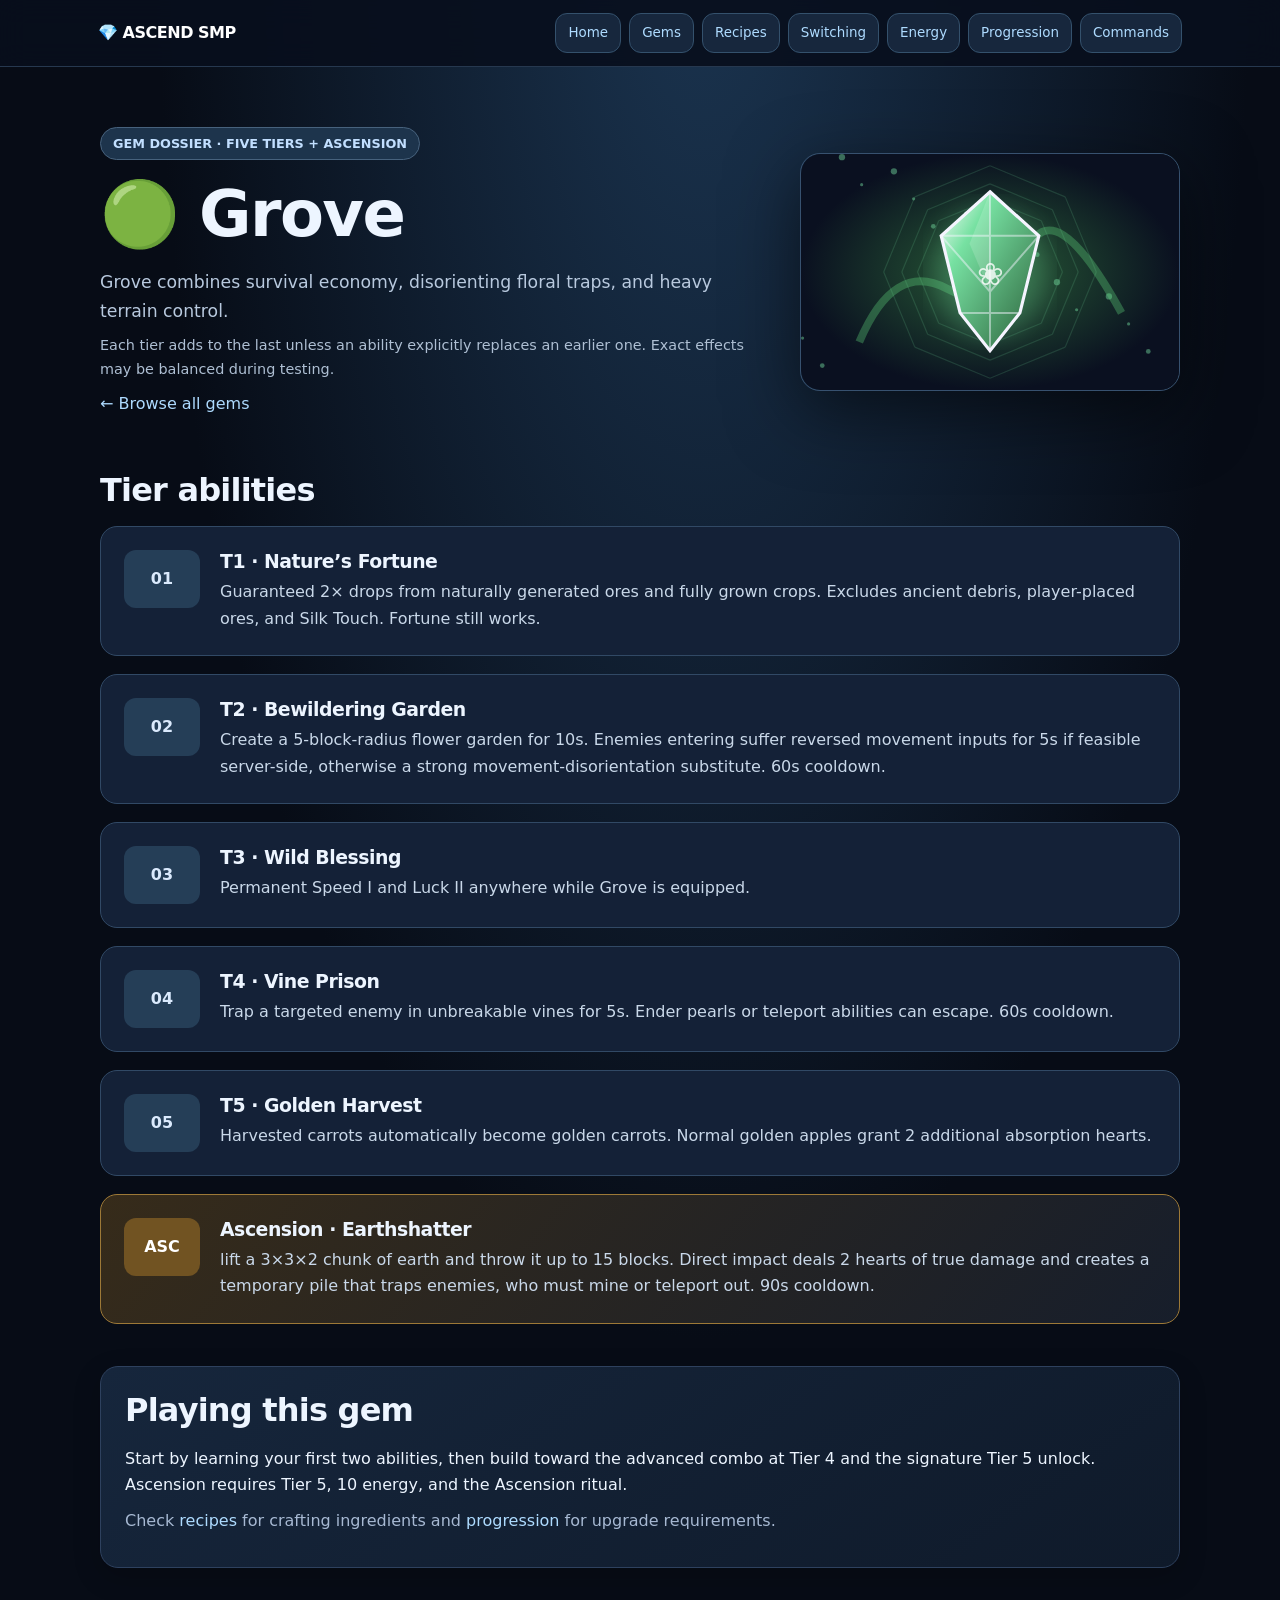
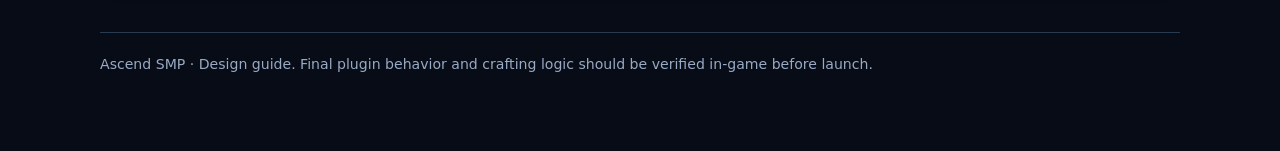
<file: grove.html>
<!doctype html><html lang="en"><head><meta charset="UTF-8"><meta name="viewport" content="width=device-width,initial-scale=1"><title>🟢 Grove | Ascend SMP</title><link rel="stylesheet" href="style.css"></head><body><header class="topbar"><nav class="nav"><a class="brand" href="index.html">💎 ASCEND SMP</a><a class="link" href="index.html">Home</a><a class="link" href="gems.html">Gems</a><a class="link" href="recipes.html">Recipes</a><a class="link" href="switching.html">Switching</a><a class="link" href="energy.html">Energy</a><a class="link" href="progression.html">Progression</a><a class="link" href="commands.html">Commands</a></nav></header><main class="wrap"><section class="hero gem-hero"><div><span class="badge">GEM DOSSIER · FIVE TIERS + ASCENSION</span><h1>🟢 Grove</h1><p class="lead">Grove combines survival economy, disorienting floral traps, and heavy terrain control.</p><p class="note">Each tier adds to the last unless an ability explicitly replaces an earlier one. Exact effects may be balanced during testing.</p><a href="gems.html">← Browse all gems</a></div><img src="assets/grove.svg" alt="Original grove crystal illustration"></section><section class="section"><h2>Tier abilities</h2><div class="tier-list"><article class="tier "><span class="tier-num">01</span><div><h3>T1 · Nature’s Fortune</h3><p>Guaranteed 2× drops from naturally generated ores and fully grown crops. Excludes ancient debris, player-placed ores, and Silk Touch. Fortune still works.</p></div></article><article class="tier "><span class="tier-num">02</span><div><h3>T2 · Bewildering Garden</h3><p>Create a 5-block-radius flower garden for 10s. Enemies entering suffer reversed movement inputs for 5s if feasible server-side, otherwise a strong movement-disorientation substitute. 60s cooldown.</p></div></article><article class="tier "><span class="tier-num">03</span><div><h3>T3 · Wild Blessing</h3><p>Permanent Speed I and Luck II anywhere while Grove is equipped.</p></div></article><article class="tier "><span class="tier-num">04</span><div><h3>T4 · Vine Prison</h3><p>Trap a targeted enemy in unbreakable vines for 5s. Ender pearls or teleport abilities can escape. 60s cooldown.</p></div></article><article class="tier "><span class="tier-num">05</span><div><h3>T5 · Golden Harvest</h3><p>Harvested carrots automatically become golden carrots. Normal golden apples grant 2 additional absorption hearts.</p></div></article><article class="tier ascension"><span class="tier-num">ASC</span><div><h3>Ascension · Earthshatter</h3><p>lift a 3×3×2 chunk of earth and throw it up to 15 blocks. Direct impact deals 2 hearts of true damage and creates a temporary pile that traps enemies, who must mine or teleport out. 90s cooldown.</p></div></article></div></section><section class="panel section"><h2>Playing this gem</h2><p>Start by learning your first two abilities, then build toward the advanced combo at Tier 4 and the signature Tier 5 unlock. Ascension requires Tier 5, 10 energy, and the Ascension ritual.</p><p class="small">Check <a href="recipes.html">recipes</a> for crafting ingredients and <a href="progression.html">progression</a> for upgrade requirements.</p></section><footer class="footer">Ascend SMP · Design guide. Final plugin behavior and crafting logic should be verified in-game before launch.</footer></main></body></html>
</file>
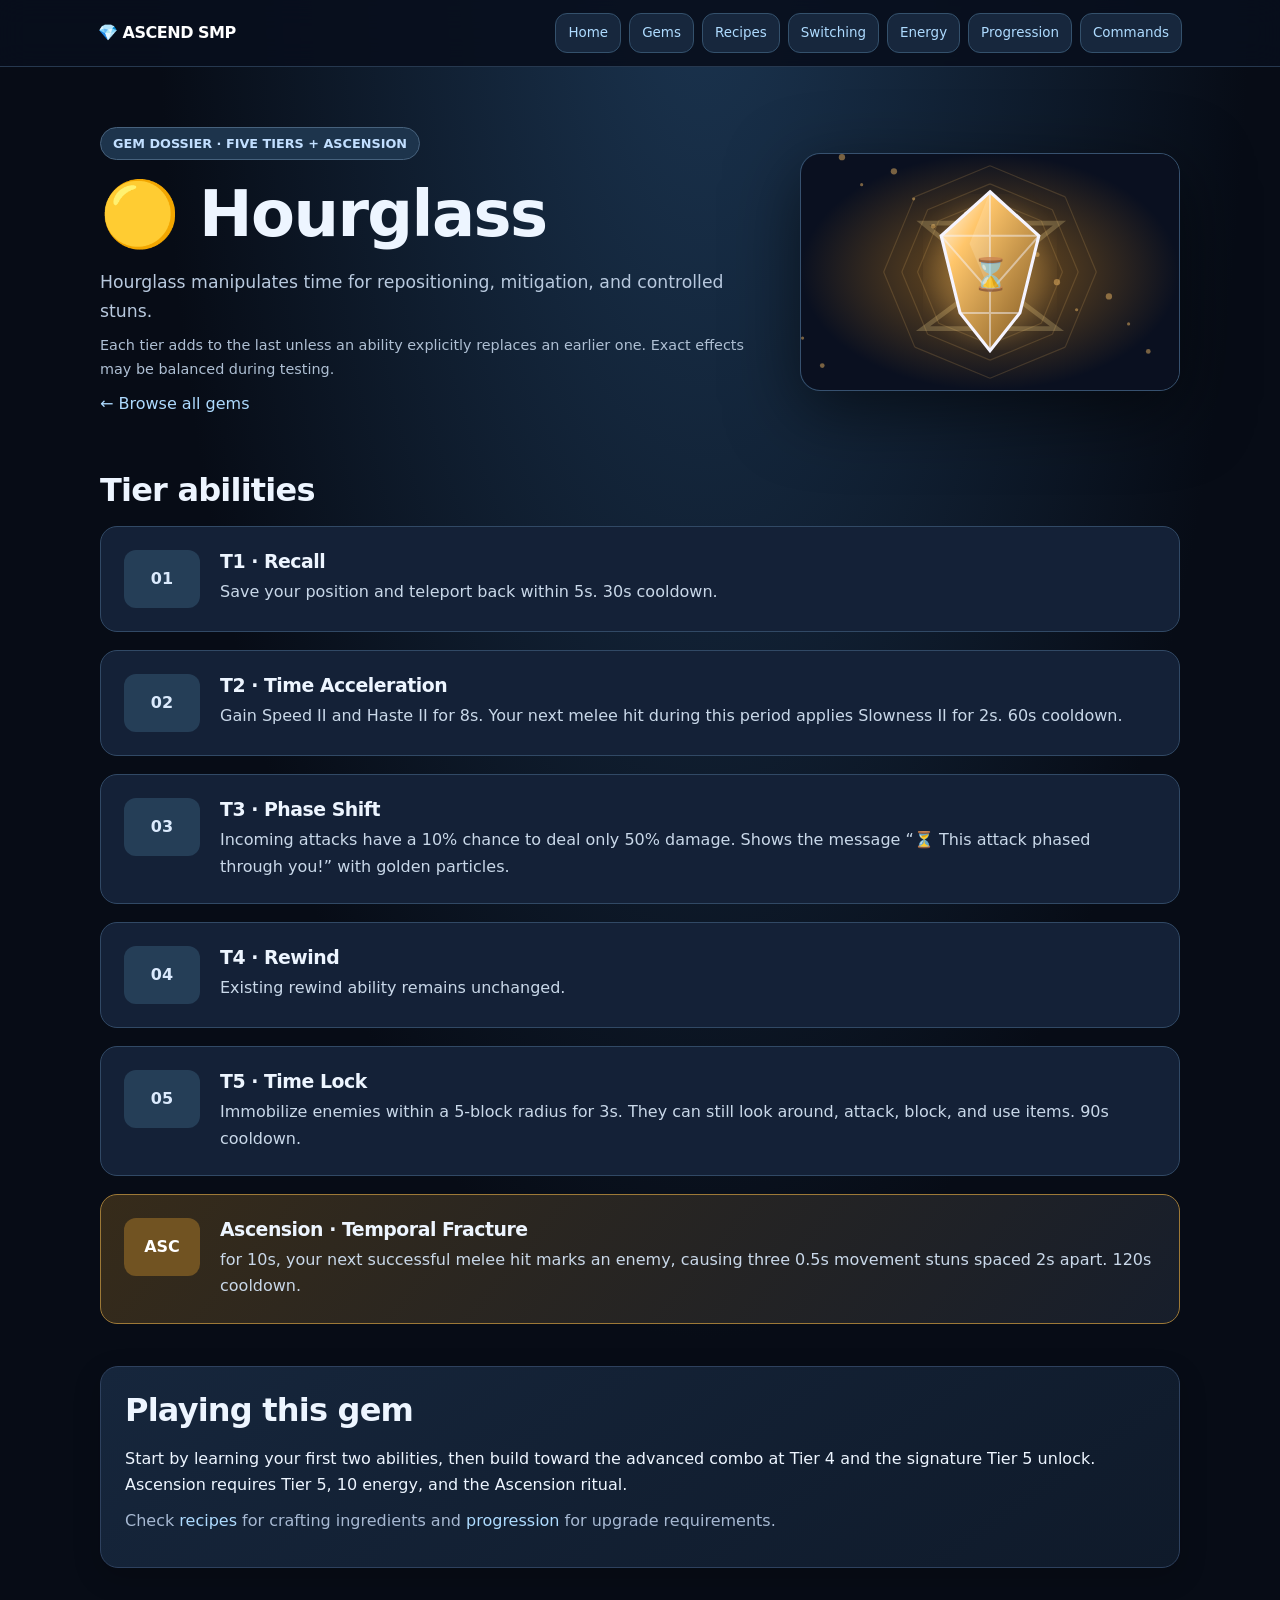
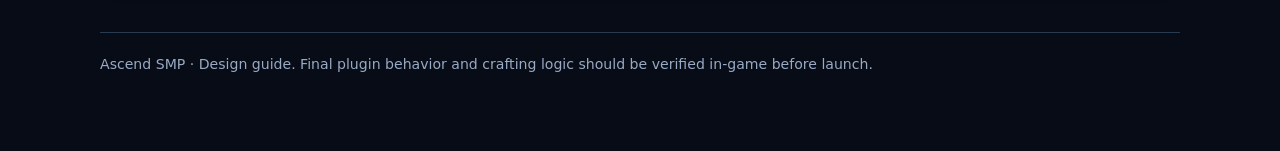
<file: hourglass.html>
<!doctype html><html lang="en"><head><meta charset="UTF-8"><meta name="viewport" content="width=device-width,initial-scale=1"><title>🟡 Hourglass | Ascend SMP</title><link rel="stylesheet" href="style.css"></head><body><header class="topbar"><nav class="nav"><a class="brand" href="index.html">💎 ASCEND SMP</a><a class="link" href="index.html">Home</a><a class="link" href="gems.html">Gems</a><a class="link" href="recipes.html">Recipes</a><a class="link" href="switching.html">Switching</a><a class="link" href="energy.html">Energy</a><a class="link" href="progression.html">Progression</a><a class="link" href="commands.html">Commands</a></nav></header><main class="wrap"><section class="hero gem-hero"><div><span class="badge">GEM DOSSIER · FIVE TIERS + ASCENSION</span><h1>🟡 Hourglass</h1><p class="lead">Hourglass manipulates time for repositioning, mitigation, and controlled stuns.</p><p class="note">Each tier adds to the last unless an ability explicitly replaces an earlier one. Exact effects may be balanced during testing.</p><a href="gems.html">← Browse all gems</a></div><img src="assets/hourglass.svg" alt="Original hourglass crystal illustration"></section><section class="section"><h2>Tier abilities</h2><div class="tier-list"><article class="tier "><span class="tier-num">01</span><div><h3>T1 · Recall</h3><p>Save your position and teleport back within 5s. 30s cooldown.</p></div></article><article class="tier "><span class="tier-num">02</span><div><h3>T2 · Time Acceleration</h3><p>Gain Speed II and Haste II for 8s. Your next melee hit during this period applies Slowness II for 2s. 60s cooldown.</p></div></article><article class="tier "><span class="tier-num">03</span><div><h3>T3 · Phase Shift</h3><p>Incoming attacks have a 10% chance to deal only 50% damage. Shows the message “⏳ This attack phased through you!” with golden particles.</p></div></article><article class="tier "><span class="tier-num">04</span><div><h3>T4 · Rewind</h3><p>Existing rewind ability remains unchanged.</p></div></article><article class="tier "><span class="tier-num">05</span><div><h3>T5 · Time Lock</h3><p>Immobilize enemies within a 5-block radius for 3s. They can still look around, attack, block, and use items. 90s cooldown.</p></div></article><article class="tier ascension"><span class="tier-num">ASC</span><div><h3>Ascension · Temporal Fracture</h3><p>for 10s, your next successful melee hit marks an enemy, causing three 0.5s movement stuns spaced 2s apart. 120s cooldown.</p></div></article></div></section><section class="panel section"><h2>Playing this gem</h2><p>Start by learning your first two abilities, then build toward the advanced combo at Tier 4 and the signature Tier 5 unlock. Ascension requires Tier 5, 10 energy, and the Ascension ritual.</p><p class="small">Check <a href="recipes.html">recipes</a> for crafting ingredients and <a href="progression.html">progression</a> for upgrade requirements.</p></section><footer class="footer">Ascend SMP · Design guide. Final plugin behavior and crafting logic should be verified in-game before launch.</footer></main></body></html>
</file>
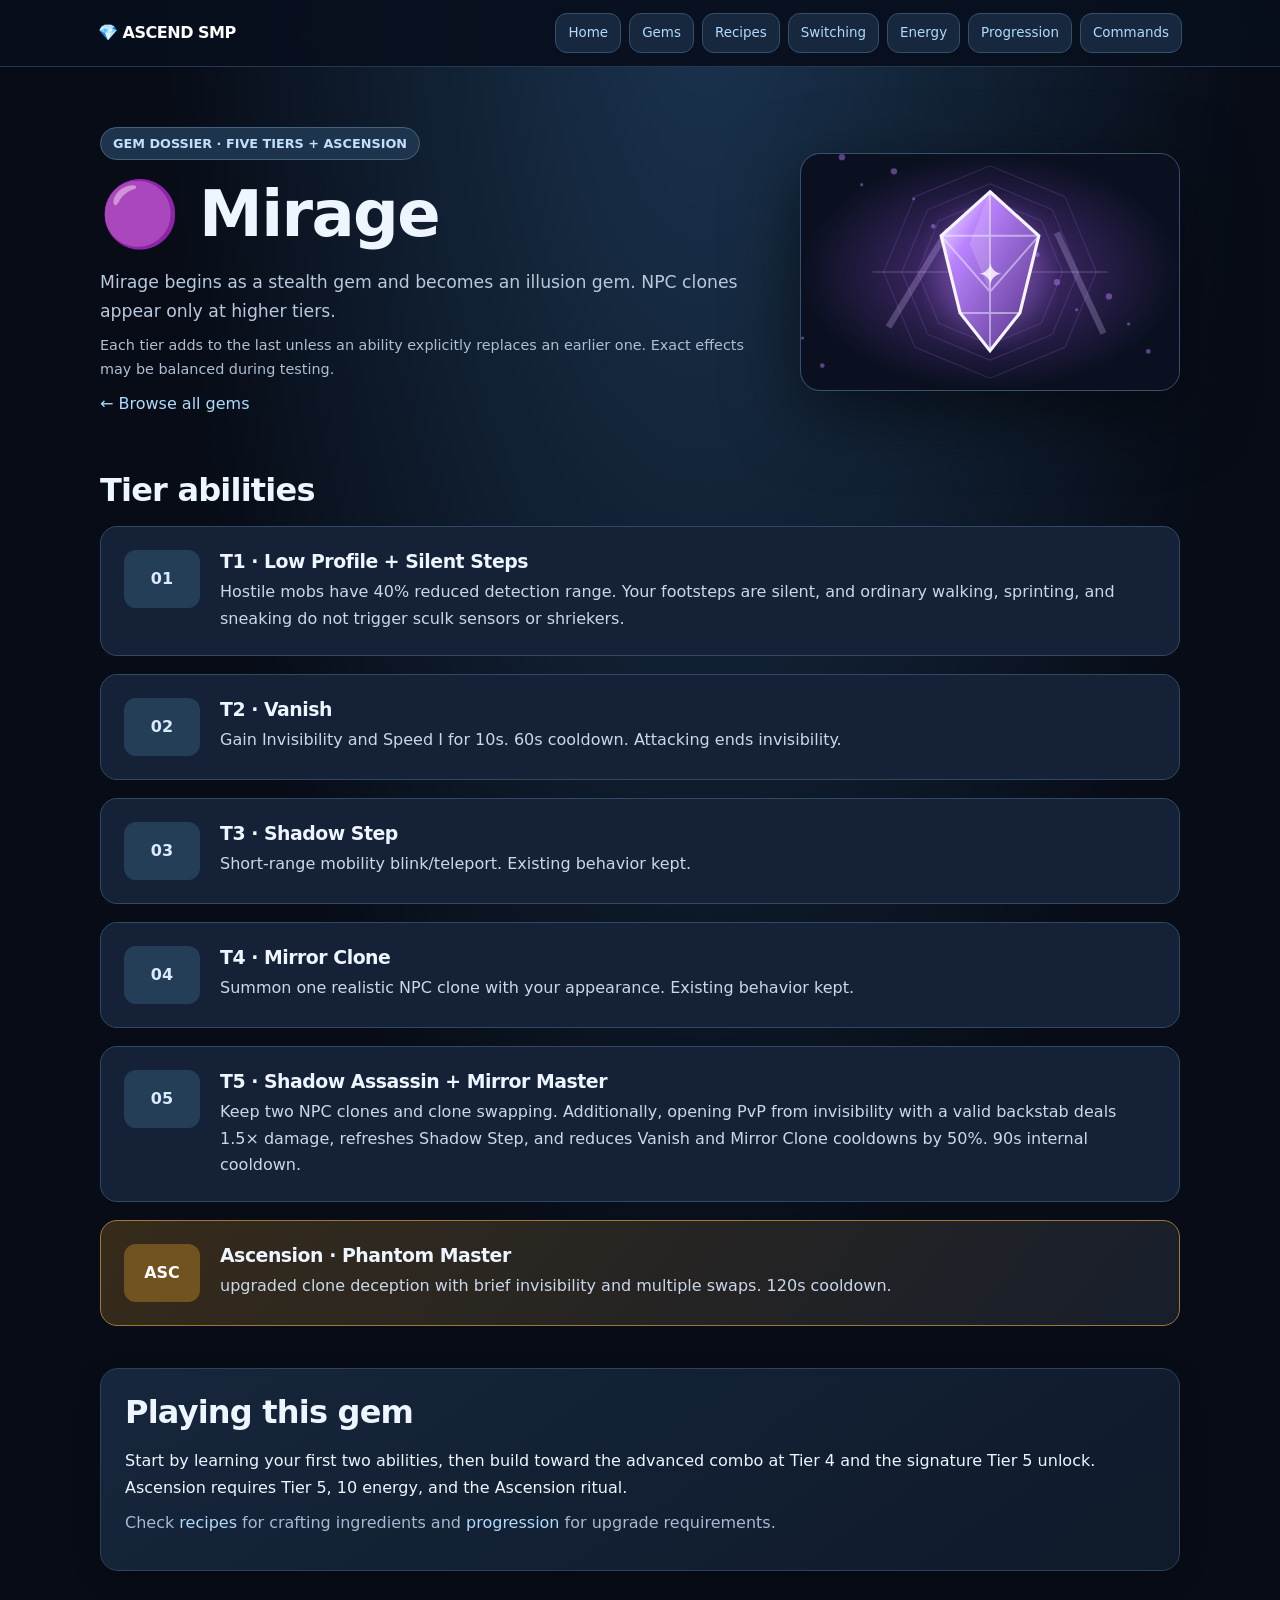
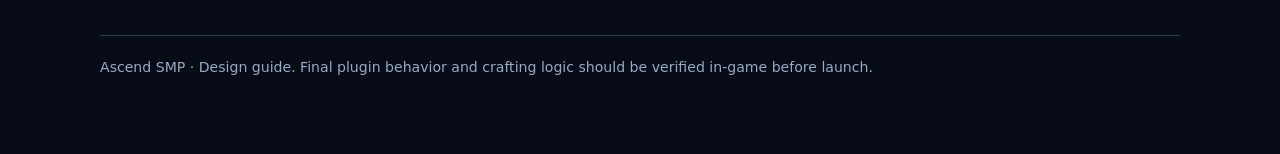
<file: mirage.html>
<!doctype html><html lang="en"><head><meta charset="UTF-8"><meta name="viewport" content="width=device-width,initial-scale=1"><title>🟣 Mirage | Ascend SMP</title><link rel="stylesheet" href="style.css"></head><body><header class="topbar"><nav class="nav"><a class="brand" href="index.html">💎 ASCEND SMP</a><a class="link" href="index.html">Home</a><a class="link" href="gems.html">Gems</a><a class="link" href="recipes.html">Recipes</a><a class="link" href="switching.html">Switching</a><a class="link" href="energy.html">Energy</a><a class="link" href="progression.html">Progression</a><a class="link" href="commands.html">Commands</a></nav></header><main class="wrap"><section class="hero gem-hero"><div><span class="badge">GEM DOSSIER · FIVE TIERS + ASCENSION</span><h1>🟣 Mirage</h1><p class="lead">Mirage begins as a stealth gem and becomes an illusion gem. NPC clones appear only at higher tiers.</p><p class="note">Each tier adds to the last unless an ability explicitly replaces an earlier one. Exact effects may be balanced during testing.</p><a href="gems.html">← Browse all gems</a></div><img src="assets/mirage.svg" alt="Original mirage crystal illustration"></section><section class="section"><h2>Tier abilities</h2><div class="tier-list"><article class="tier "><span class="tier-num">01</span><div><h3>T1 · Low Profile + Silent Steps</h3><p>Hostile mobs have 40% reduced detection range. Your footsteps are silent, and ordinary walking, sprinting, and sneaking do not trigger sculk sensors or shriekers.</p></div></article><article class="tier "><span class="tier-num">02</span><div><h3>T2 · Vanish</h3><p>Gain Invisibility and Speed I for 10s. 60s cooldown. Attacking ends invisibility.</p></div></article><article class="tier "><span class="tier-num">03</span><div><h3>T3 · Shadow Step</h3><p>Short-range mobility blink/teleport. Existing behavior kept.</p></div></article><article class="tier "><span class="tier-num">04</span><div><h3>T4 · Mirror Clone</h3><p>Summon one realistic NPC clone with your appearance. Existing behavior kept.</p></div></article><article class="tier "><span class="tier-num">05</span><div><h3>T5 · Shadow Assassin + Mirror Master</h3><p>Keep two NPC clones and clone swapping. Additionally, opening PvP from invisibility with a valid backstab deals 1.5× damage, refreshes Shadow Step, and reduces Vanish and Mirror Clone cooldowns by 50%. 90s internal cooldown.</p></div></article><article class="tier ascension"><span class="tier-num">ASC</span><div><h3>Ascension · Phantom Master</h3><p>upgraded clone deception with brief invisibility and multiple swaps. 120s cooldown.</p></div></article></div></section><section class="panel section"><h2>Playing this gem</h2><p>Start by learning your first two abilities, then build toward the advanced combo at Tier 4 and the signature Tier 5 unlock. Ascension requires Tier 5, 10 energy, and the Ascension ritual.</p><p class="small">Check <a href="recipes.html">recipes</a> for crafting ingredients and <a href="progression.html">progression</a> for upgrade requirements.</p></section><footer class="footer">Ascend SMP · Design guide. Final plugin behavior and crafting logic should be verified in-game before launch.</footer></main></body></html>
</file>
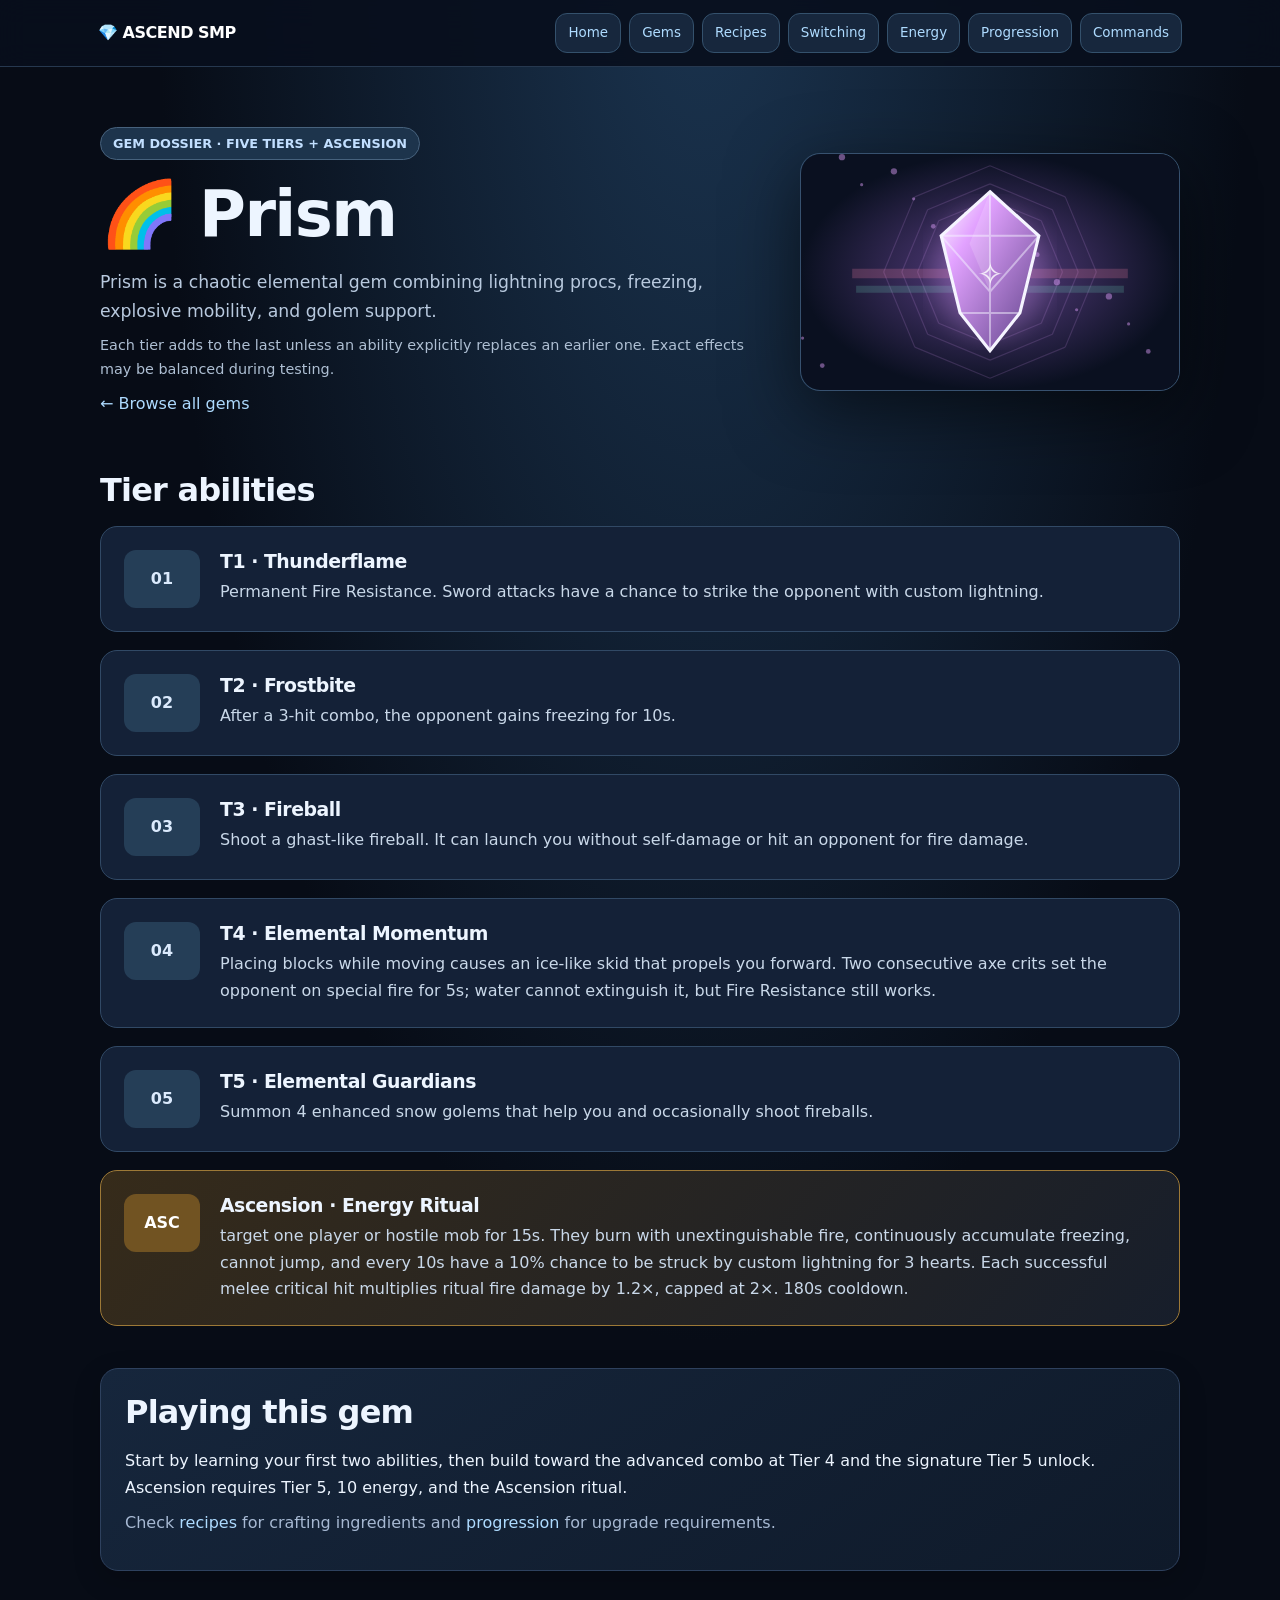
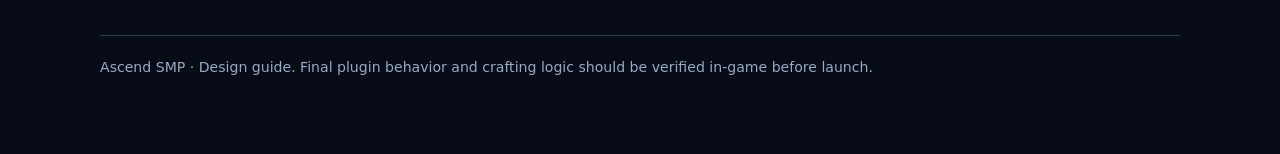
<file: prism.html>
<!doctype html><html lang="en"><head><meta charset="UTF-8"><meta name="viewport" content="width=device-width,initial-scale=1"><title>🌈 Prism | Ascend SMP</title><link rel="stylesheet" href="style.css"></head><body><header class="topbar"><nav class="nav"><a class="brand" href="index.html">💎 ASCEND SMP</a><a class="link" href="index.html">Home</a><a class="link" href="gems.html">Gems</a><a class="link" href="recipes.html">Recipes</a><a class="link" href="switching.html">Switching</a><a class="link" href="energy.html">Energy</a><a class="link" href="progression.html">Progression</a><a class="link" href="commands.html">Commands</a></nav></header><main class="wrap"><section class="hero gem-hero"><div><span class="badge">GEM DOSSIER · FIVE TIERS + ASCENSION</span><h1>🌈 Prism</h1><p class="lead">Prism is a chaotic elemental gem combining lightning procs, freezing, explosive mobility, and golem support.</p><p class="note">Each tier adds to the last unless an ability explicitly replaces an earlier one. Exact effects may be balanced during testing.</p><a href="gems.html">← Browse all gems</a></div><img src="assets/prism.svg" alt="Original prism crystal illustration"></section><section class="section"><h2>Tier abilities</h2><div class="tier-list"><article class="tier "><span class="tier-num">01</span><div><h3>T1 · Thunderflame</h3><p>Permanent Fire Resistance. Sword attacks have a chance to strike the opponent with custom lightning.</p></div></article><article class="tier "><span class="tier-num">02</span><div><h3>T2 · Frostbite</h3><p>After a 3-hit combo, the opponent gains freezing for 10s.</p></div></article><article class="tier "><span class="tier-num">03</span><div><h3>T3 · Fireball</h3><p>Shoot a ghast-like fireball. It can launch you without self-damage or hit an opponent for fire damage.</p></div></article><article class="tier "><span class="tier-num">04</span><div><h3>T4 · Elemental Momentum</h3><p>Placing blocks while moving causes an ice-like skid that propels you forward. Two consecutive axe crits set the opponent on special fire for 5s; water cannot extinguish it, but Fire Resistance still works.</p></div></article><article class="tier "><span class="tier-num">05</span><div><h3>T5 · Elemental Guardians</h3><p>Summon 4 enhanced snow golems that help you and occasionally shoot fireballs.</p></div></article><article class="tier ascension"><span class="tier-num">ASC</span><div><h3>Ascension · Energy Ritual</h3><p>target one player or hostile mob for 15s. They burn with unextinguishable fire, continuously accumulate freezing, cannot jump, and every 10s have a 10% chance to be struck by custom lightning for 3 hearts. Each successful melee critical hit multiplies ritual fire damage by 1.2×, capped at 2×. 180s cooldown.</p></div></article></div></section><section class="panel section"><h2>Playing this gem</h2><p>Start by learning your first two abilities, then build toward the advanced combo at Tier 4 and the signature Tier 5 unlock. Ascension requires Tier 5, 10 energy, and the Ascension ritual.</p><p class="small">Check <a href="recipes.html">recipes</a> for crafting ingredients and <a href="progression.html">progression</a> for upgrade requirements.</p></section><footer class="footer">Ascend SMP · Design guide. Final plugin behavior and crafting logic should be verified in-game before launch.</footer></main></body></html>
</file>
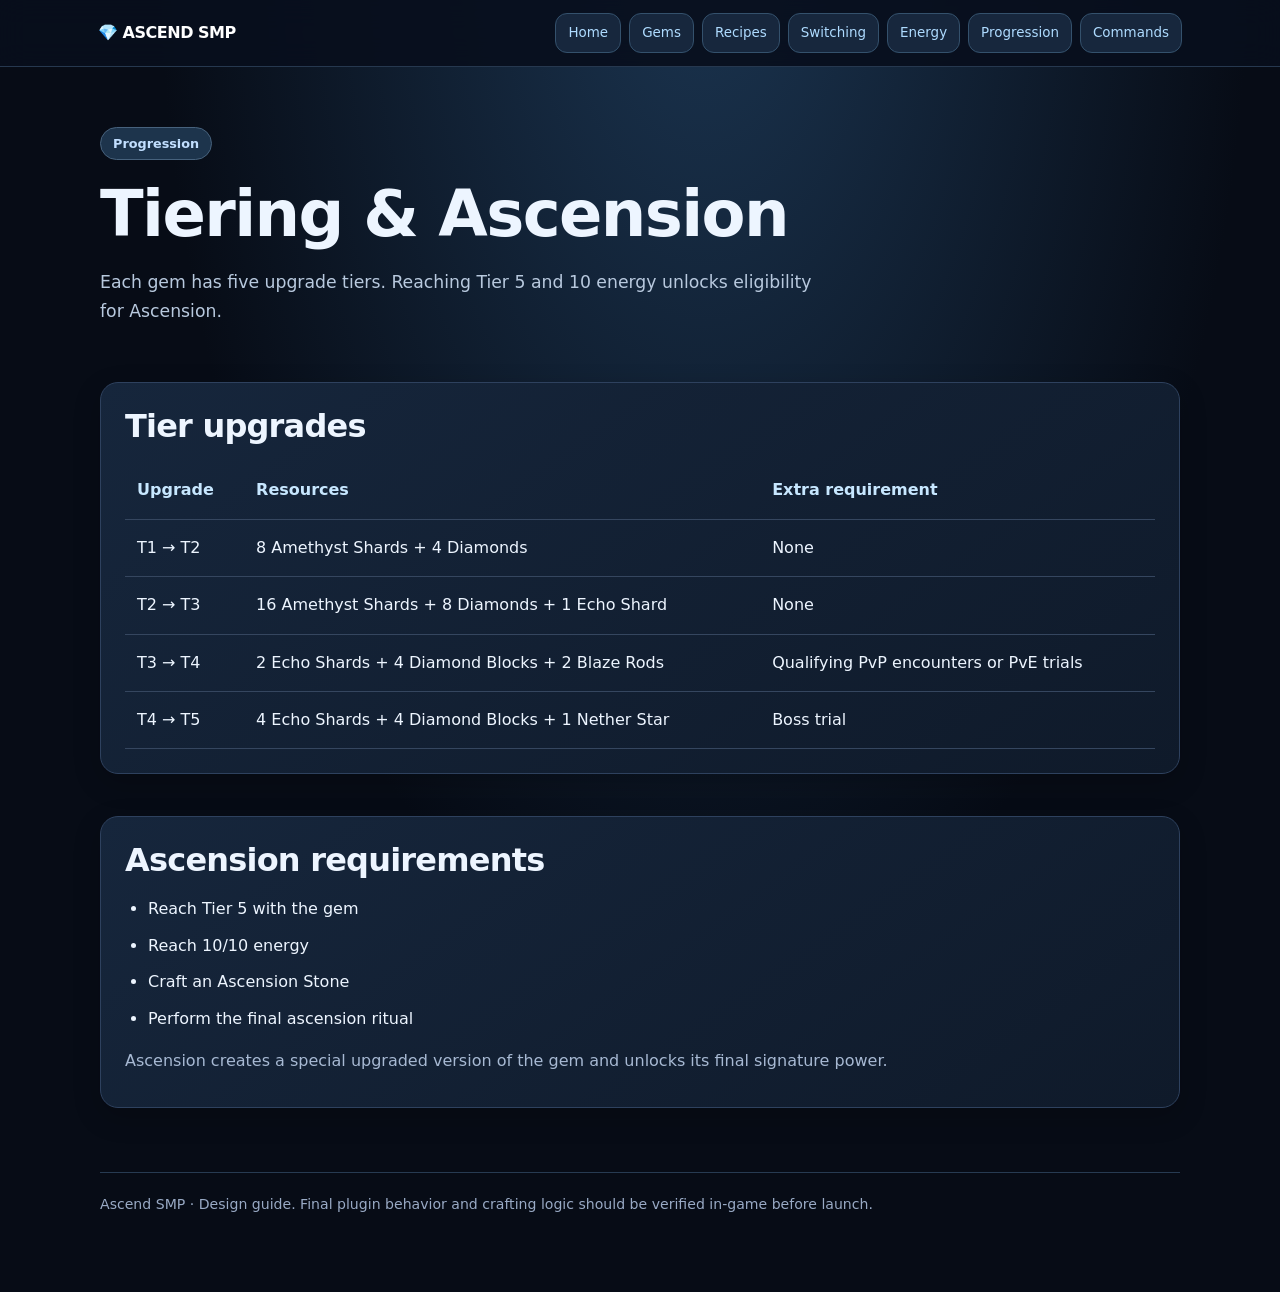
<file: progression.html>
<!doctype html><html lang="en"><head><meta charset="UTF-8"><meta name="viewport" content="width=device-width,initial-scale=1"><title>Progression | Ascend SMP</title><link rel="stylesheet" href="style.css"></head><body><header class="topbar"><nav class="nav"><a class="brand" href="index.html">💎 ASCEND SMP</a><a class="link" href="index.html">Home</a><a class="link" href="gems.html">Gems</a><a class="link" href="recipes.html">Recipes</a><a class="link" href="switching.html">Switching</a><a class="link" href="energy.html">Energy</a><a class="link" href="progression.html">Progression</a><a class="link" href="commands.html">Commands</a></nav></header><main class="wrap"><section class="hero"><span class="badge">Progression</span><h1>Tiering &amp; Ascension</h1><p class="lead">Each gem has five upgrade tiers. Reaching Tier 5 and 10 energy unlocks eligibility for Ascension.</p></section><section class="panel"><h2>Tier upgrades</h2><div class="tablewrap"><table><thead><tr><th>Upgrade</th><th>Resources</th><th>Extra requirement</th></tr></thead><tbody><tr><td>T1 → T2</td><td>8 Amethyst Shards + 4 Diamonds</td><td>None</td></tr><tr><td>T2 → T3</td><td>16 Amethyst Shards + 8 Diamonds + 1 Echo Shard</td><td>None</td></tr><tr><td>T3 → T4</td><td>2 Echo Shards + 4 Diamond Blocks + 2 Blaze Rods</td><td>Qualifying PvP encounters or PvE trials</td></tr><tr><td>T4 → T5</td><td>4 Echo Shards + 4 Diamond Blocks + 1 Nether Star</td><td>Boss trial</td></tr></tbody></table></div></section><section class="panel section"><h2>Ascension requirements</h2><ul class="list"><li>Reach Tier 5 with the gem</li><li>Reach 10/10 energy</li><li>Craft an Ascension Stone</li><li>Perform the final ascension ritual</li></ul><p class="small">Ascension creates a special upgraded version of the gem and unlocks its final signature power.</p></section><footer class="footer">Ascend SMP · Design guide. Final plugin behavior and crafting logic should be verified in-game before launch.</footer></main></body></html>
</file>
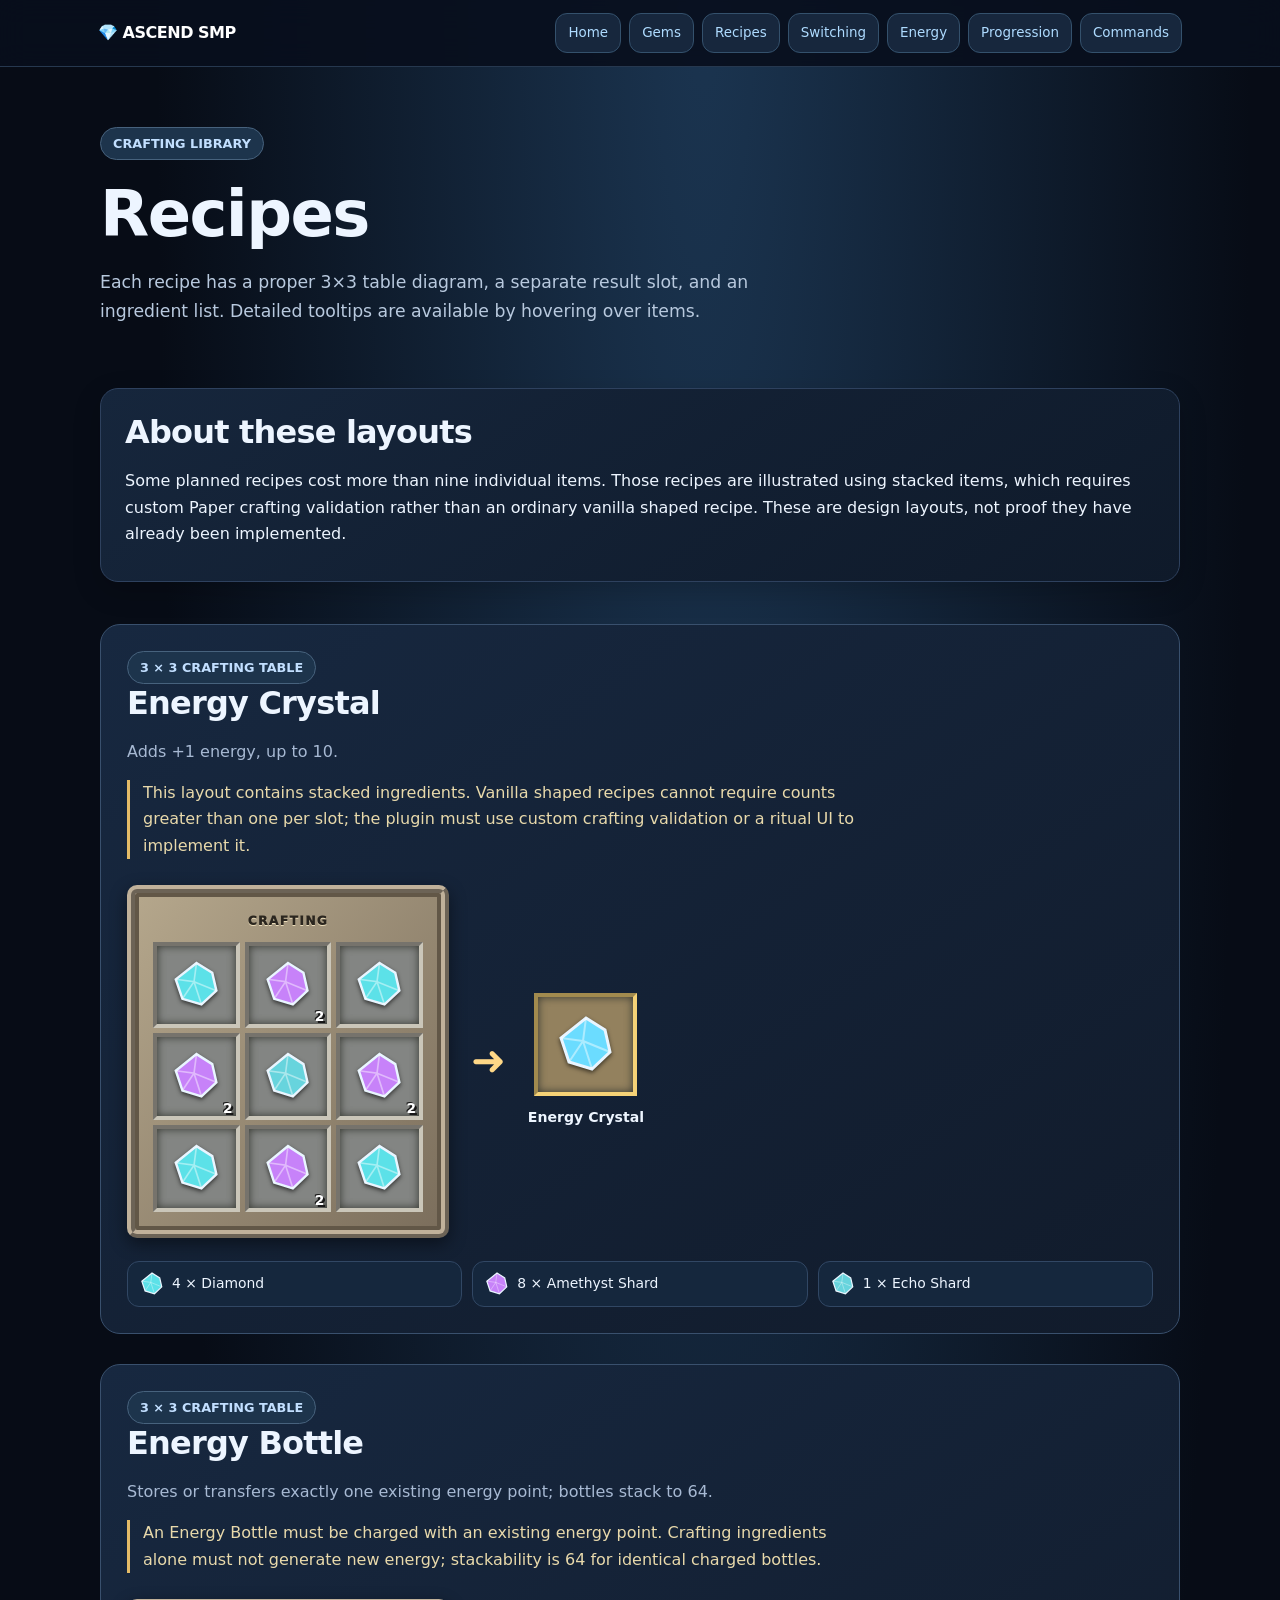
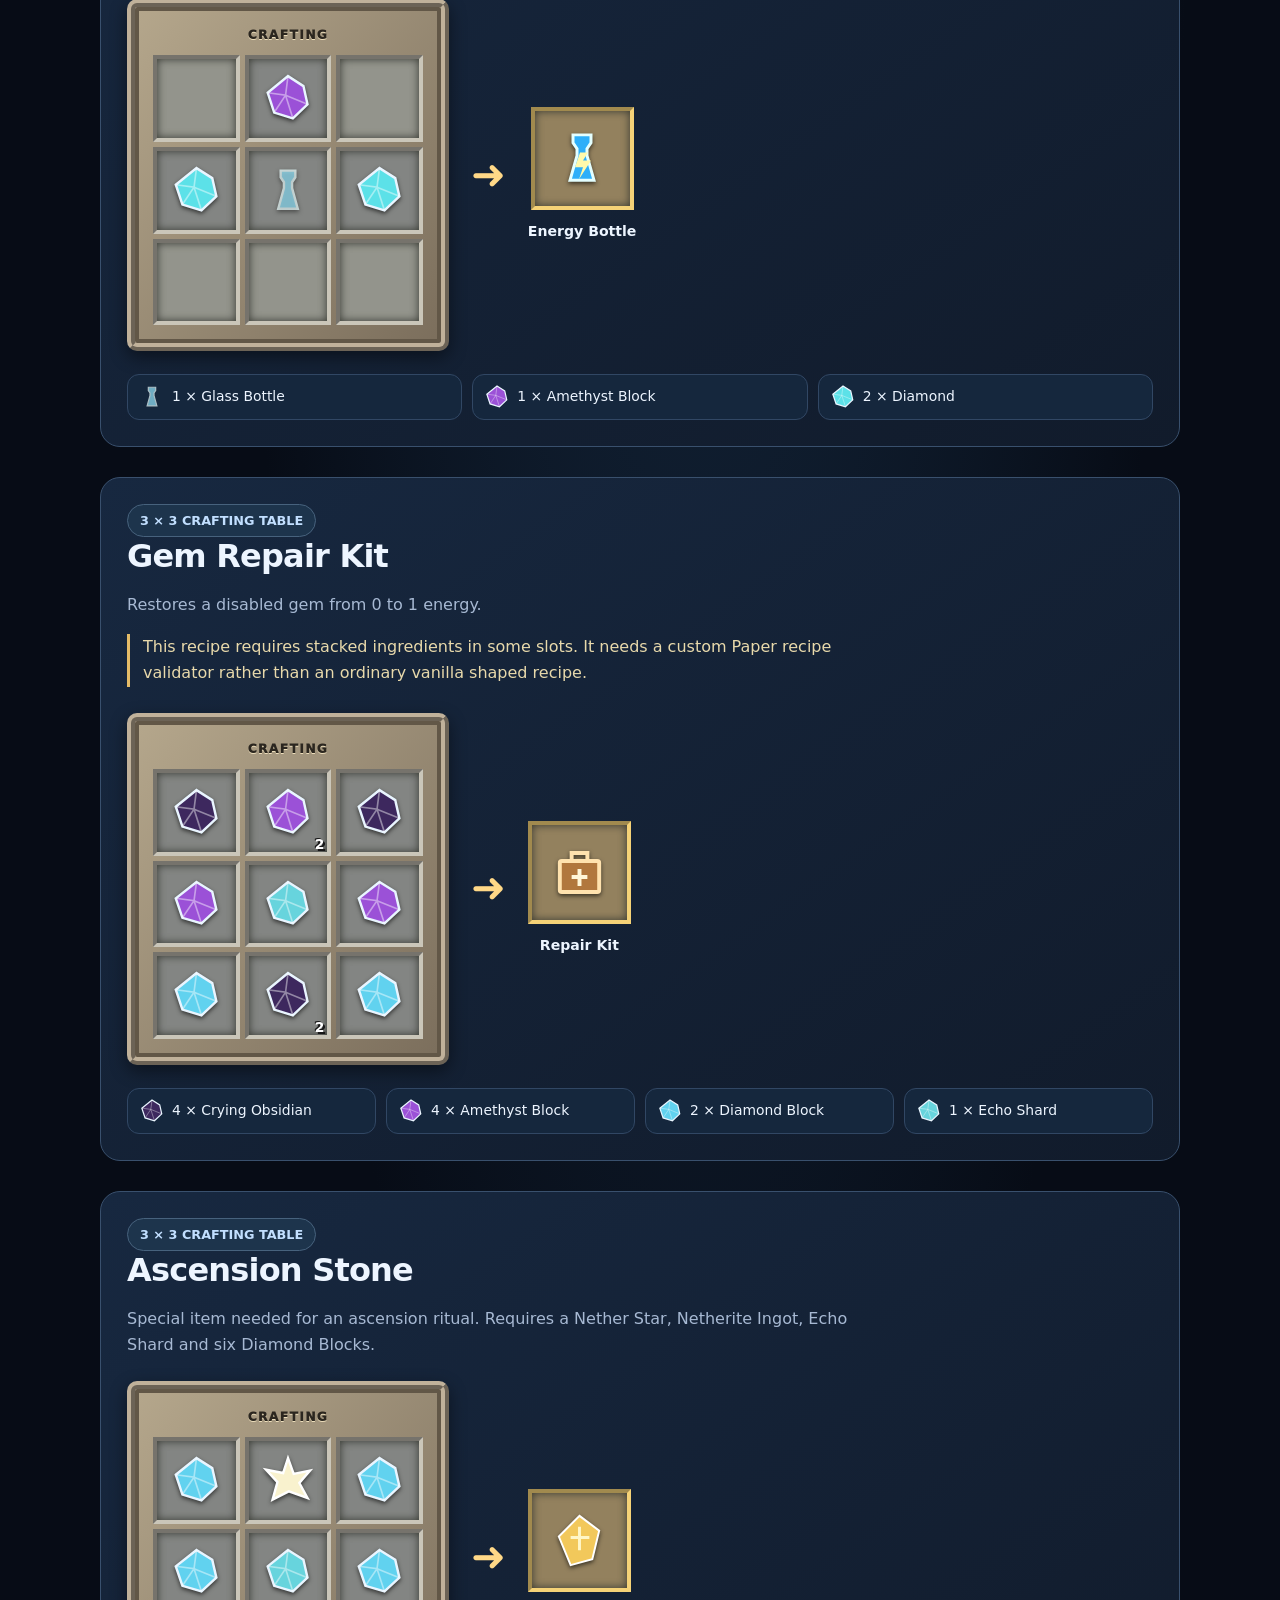
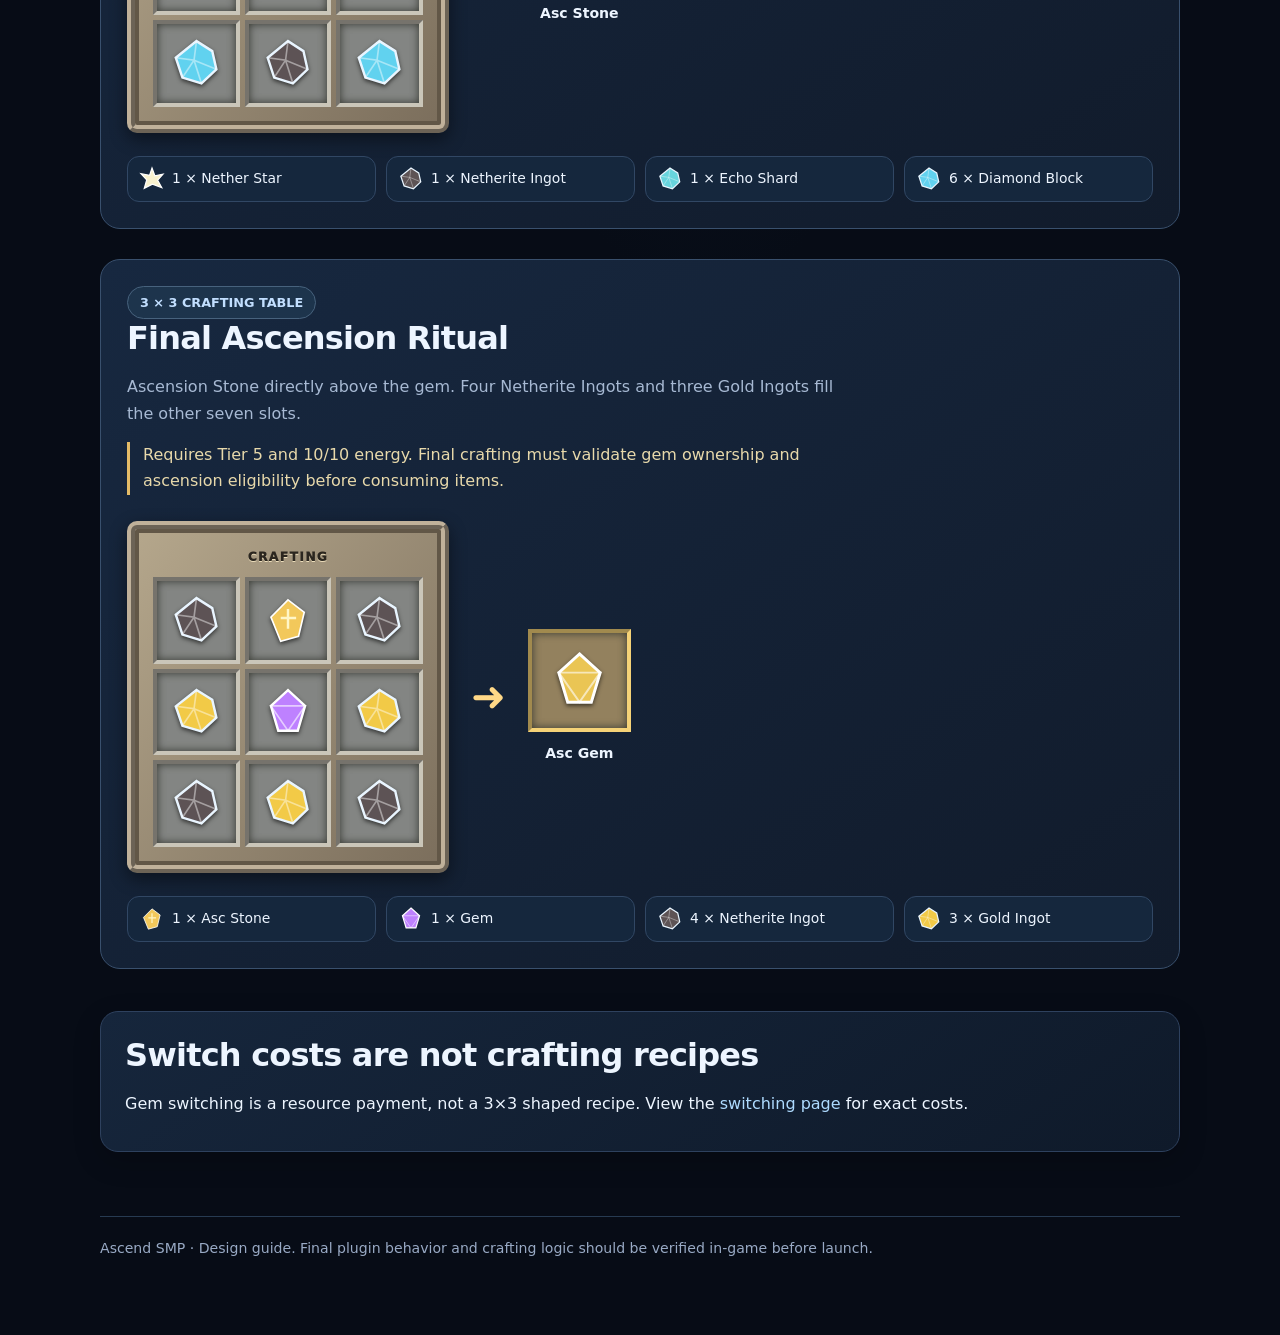
<file: recipes.html>
<!DOCTYPE html>
<html lang="en"><head><meta charset="utf-8"/><meta content="width=device-width,initial-scale=1" name="viewport"/><title>Recipes | Ascend SMP</title><link href="style.css" rel="stylesheet"/></head><body><header class="topbar"><nav class="nav"><a class="brand" href="index.html">💎 ASCEND SMP</a><a class="link" href="index.html">Home</a><a class="link" href="gems.html">Gems</a><a class="link" href="recipes.html">Recipes</a><a class="link" href="switching.html">Switching</a><a class="link" href="energy.html">Energy</a><a class="link" href="progression.html">Progression</a><a class="link" href="commands.html">Commands</a></nav></header><main class="wrap"><section class="hero"><span class="badge">CRAFTING LIBRARY</span><h1>Recipes</h1><p class="lead">Each recipe has a proper 3×3 table diagram, a separate result slot, and an ingredient list. Detailed tooltips are available by hovering over items.</p></section><div class="panel section"><h2>About these layouts</h2><p>Some planned recipes cost more than nine individual items. Those recipes are illustrated using stacked items, which requires custom Paper crafting validation rather than an ordinary vanilla shaped recipe. These are design layouts, not proof they have already been implemented.</p></div><section class="recipe-card"><span class="eyebrow">3 × 3 CRAFTING TABLE</span><div class="recipe-intro"><h2>Energy Crystal</h2><p class="small">Adds +1 energy, up to 10.</p><p class="recipe-disclaimer">This layout contains stacked ingredients. Vanilla shaped recipes cannot require counts greater than one per slot; the plugin must use custom crafting validation or a ritual UI to implement it.</p></div><div class="recipe-showcase"><div class="craft-station"><div class="craft-label">CRAFTING</div><div class="craft-grid"><div class="craft-slot" title="Diamond ×1"><img alt="Diamond" src="assets/item-diamond.svg"/><span class="stack"></span></div><div class="craft-slot" title="Amethyst Shard ×2"><img alt="Amethyst Shard" src="assets/item-amethyst_shard.svg"/><span class="stack">2</span></div><div class="craft-slot" title="Diamond ×1"><img alt="Diamond" src="assets/item-diamond.svg"/><span class="stack"></span></div><div class="craft-slot" title="Amethyst Shard ×2"><img alt="Amethyst Shard" src="assets/item-amethyst_shard.svg"/><span class="stack">2</span></div><div class="craft-slot" title="Echo Shard ×1"><img alt="Echo Shard" src="assets/item-echo_shard.svg"/><span class="stack"></span></div><div class="craft-slot" title="Amethyst Shard ×2"><img alt="Amethyst Shard" src="assets/item-amethyst_shard.svg"/><span class="stack">2</span></div><div class="craft-slot" title="Diamond ×1"><img alt="Diamond" src="assets/item-diamond.svg"/><span class="stack"></span></div><div class="craft-slot" title="Amethyst Shard ×2"><img alt="Amethyst Shard" src="assets/item-amethyst_shard.svg"/><span class="stack">2</span></div><div class="craft-slot" title="Diamond ×1"><img alt="Diamond" src="assets/item-diamond.svg"/><span class="stack"></span></div></div></div><div aria-hidden="true" class="craft-arrow">➜</div><div class="craft-output"><div class="craft-slot" title="Energy Crystal ×1"><img alt="Energy Crystal" src="assets/item-energy_crystal.svg"/><span class="stack"></span></div><strong>Energy Crystal</strong></div></div><div class="ingredients"><div class="ingredient"><img alt="" src="assets/item-diamond.svg"/>4 × Diamond</div><div class="ingredient"><img alt="" src="assets/item-amethyst_shard.svg"/>8 × Amethyst Shard</div><div class="ingredient"><img alt="" src="assets/item-echo_shard.svg"/>1 × Echo Shard</div></div></section><section class="recipe-card"><span class="eyebrow">3 × 3 CRAFTING TABLE</span><div class="recipe-intro"><h2>Energy Bottle</h2><p class="small">Stores or transfers exactly one existing energy point; bottles stack to 64.</p><p class="recipe-disclaimer">An Energy Bottle must be charged with an existing energy point. Crafting ingredients alone must not generate new energy; stackability is 64 for identical charged bottles.</p></div><div class="recipe-showcase"><div class="craft-station"><div class="craft-label">CRAFTING</div><div class="craft-grid"><div aria-label="Empty crafting slot" class="craft-slot empty"></div><div class="craft-slot" title="Amethyst Block ×1"><img alt="Amethyst Block" src="assets/item-amethyst_block.svg"/><span class="stack"></span></div><div aria-label="Empty crafting slot" class="craft-slot empty"></div><div class="craft-slot" title="Diamond ×1"><img alt="Diamond" src="assets/item-diamond.svg"/><span class="stack"></span></div><div class="craft-slot" title="Glass Bottle ×1"><img alt="Glass Bottle" src="assets/item-glass_bottle.svg"/><span class="stack"></span></div><div class="craft-slot" title="Diamond ×1"><img alt="Diamond" src="assets/item-diamond.svg"/><span class="stack"></span></div><div aria-label="Empty crafting slot" class="craft-slot empty"></div><div aria-label="Empty crafting slot" class="craft-slot empty"></div><div aria-label="Empty crafting slot" class="craft-slot empty"></div></div></div><div aria-hidden="true" class="craft-arrow">➜</div><div class="craft-output"><div class="craft-slot" title="Energy Bottle ×1"><img alt="Energy Bottle" src="assets/item-energy_bottle.svg"/><span class="stack"></span></div><strong>Energy Bottle</strong></div></div><div class="ingredients"><div class="ingredient"><img alt="" src="assets/item-glass_bottle.svg"/>1 × Glass Bottle</div><div class="ingredient"><img alt="" src="assets/item-amethyst_block.svg"/>1 × Amethyst Block</div><div class="ingredient"><img alt="" src="assets/item-diamond.svg"/>2 × Diamond</div></div></section><section class="recipe-card"><span class="eyebrow">3 × 3 CRAFTING TABLE</span><div class="recipe-intro"><h2>Gem Repair Kit</h2><p class="small">Restores a disabled gem from 0 to 1 energy.</p><p class="recipe-disclaimer">This recipe requires stacked ingredients in some slots. It needs a custom Paper recipe validator rather than an ordinary vanilla shaped recipe.</p></div><div class="recipe-showcase"><div class="craft-station"><div class="craft-label">CRAFTING</div><div class="craft-grid"><div class="craft-slot" title="Crying Obsidian ×1"><img alt="Crying Obsidian" src="assets/item-crying_obsidian.svg"/><span class="stack"></span></div><div class="craft-slot" title="Amethyst Block ×1"><img alt="Amethyst Block" src="assets/item-amethyst_block.svg"/><span class="stack">2</span></div><div class="craft-slot" title="Crying Obsidian ×1"><img alt="Crying Obsidian" src="assets/item-crying_obsidian.svg"/><span class="stack"></span></div><div class="craft-slot" title="Amethyst Block ×1"><img alt="Amethyst Block" src="assets/item-amethyst_block.svg"/><span class="stack"></span></div><div class="craft-slot" title="Echo Shard ×1"><img alt="Echo Shard" src="assets/item-echo_shard.svg"/><span class="stack"></span></div><div class="craft-slot" title="Amethyst Block ×1"><img alt="Amethyst Block" src="assets/item-amethyst_block.svg"/><span class="stack"></span></div><div class="craft-slot" title="Diamond Block ×1"><img alt="Diamond Block" src="assets/item-diamond_block.svg"/><span class="stack"></span></div><div class="craft-slot" title="Crying Obsidian ×2"><img alt="Crying Obsidian" src="assets/item-crying_obsidian.svg"/><span class="stack">2</span></div><div class="craft-slot" title="Diamond Block ×1"><img alt="Diamond Block" src="assets/item-diamond_block.svg"/><span class="stack"></span></div></div></div><div aria-hidden="true" class="craft-arrow">➜</div><div class="craft-output"><div class="craft-slot" title="Repair Kit ×1"><img alt="Repair Kit" src="assets/item-repair_kit.svg"/><span class="stack"></span></div><strong>Repair Kit</strong></div></div><div class="ingredients"><div class="ingredient"><img alt="" src="assets/item-crying_obsidian.svg"/>4 × Crying Obsidian</div><div class="ingredient"><img alt="" src="assets/item-amethyst_block.svg"/>4 × Amethyst Block</div><div class="ingredient"><img alt="" src="assets/item-diamond_block.svg"/>2 × Diamond Block</div><div class="ingredient"><img alt="" src="assets/item-echo_shard.svg"/>1 × Echo Shard</div></div></section><section class="recipe-card"><span class="eyebrow">3 × 3 CRAFTING TABLE</span><div class="recipe-intro"><h2>Ascension Stone</h2><p class="small">Special item needed for an ascension ritual. Requires a Nether Star, Netherite Ingot, Echo Shard and six Diamond Blocks.</p></div><div class="recipe-showcase"><div class="craft-station"><div class="craft-label">CRAFTING</div><div class="craft-grid"><div class="craft-slot" title="Diamond Block ×1"><img alt="Diamond Block" src="assets/item-diamond_block.svg"/><span class="stack"></span></div><div class="craft-slot" title="Nether Star ×1"><img alt="Nether Star" src="assets/item-nether_star.svg"/><span class="stack"></span></div><div class="craft-slot" title="Diamond Block ×1"><img alt="Diamond Block" src="assets/item-diamond_block.svg"/><span class="stack"></span></div><div class="craft-slot" title="Diamond Block ×1"><img alt="Diamond Block" src="assets/item-diamond_block.svg"/><span class="stack"></span></div><div class="craft-slot" title="Echo Shard ×1"><img alt="Echo Shard" src="assets/item-echo_shard.svg"/><span class="stack"></span></div><div class="craft-slot" title="Diamond Block ×1"><img alt="Diamond Block" src="assets/item-diamond_block.svg"/><span class="stack"></span></div><div class="craft-slot" title="Diamond Block ×1"><img alt="Diamond Block" src="assets/item-diamond_block.svg"/><span class="stack"></span></div><div class="craft-slot" title="Netherite Ingot ×1"><img alt="Netherite Ingot" src="assets/item-netherite_ingot.svg"/><span class="stack"></span></div><div class="craft-slot" title="Diamond Block ×1"><img alt="Diamond Block" src="assets/item-diamond_block.svg"/><span class="stack"></span></div></div></div><div aria-hidden="true" class="craft-arrow">➜</div><div class="craft-output"><div class="craft-slot" title="Asc Stone ×1"><img alt="Asc Stone" src="assets/item-asc_stone.svg"/><span class="stack"></span></div><strong>Asc Stone</strong></div></div><div class="ingredients"><div class="ingredient"><img alt="" src="assets/item-nether_star.svg"/>1 × Nether Star</div><div class="ingredient"><img alt="" src="assets/item-netherite_ingot.svg"/>1 × Netherite Ingot</div><div class="ingredient"><img alt="" src="assets/item-echo_shard.svg"/>1 × Echo Shard</div><div class="ingredient"><img alt="" src="assets/item-diamond_block.svg"/>6 × Diamond Block</div></div></section><section class="recipe-card"><span class="eyebrow">3 × 3 CRAFTING TABLE</span><div class="recipe-intro"><h2>Final Ascension Ritual</h2><p class="small">Ascension Stone directly above the gem. Four Netherite Ingots and three Gold Ingots fill the other seven slots.</p><p class="recipe-disclaimer">Requires Tier 5 and 10/10 energy. Final crafting must validate gem ownership and ascension eligibility before consuming items.</p></div><div class="recipe-showcase"><div class="craft-station"><div class="craft-label">CRAFTING</div><div class="craft-grid"><div class="craft-slot" title="Netherite Ingot ×1"><img alt="Netherite Ingot" src="assets/item-netherite_ingot.svg"/><span class="stack"></span></div><div class="craft-slot" title="Asc Stone ×1"><img alt="Asc Stone" src="assets/item-asc_stone.svg"/><span class="stack"></span></div><div class="craft-slot" title="Netherite Ingot ×1"><img alt="Netherite Ingot" src="assets/item-netherite_ingot.svg"/><span class="stack"></span></div><div class="craft-slot" title="Gold Ingot ×1"><img alt="Gold Ingot" src="assets/item-gold_ingot.svg"/><span class="stack"></span></div><div class="craft-slot" title="Gem ×1"><img alt="Gem" src="assets/item-gem.svg"/><span class="stack"></span></div><div class="craft-slot" title="Gold Ingot ×1"><img alt="Gold Ingot" src="assets/item-gold_ingot.svg"/><span class="stack"></span></div><div class="craft-slot" title="Netherite Ingot ×1"><img alt="Netherite Ingot" src="assets/item-netherite_ingot.svg"/><span class="stack"></span></div><div class="craft-slot" title="Gold Ingot ×1"><img alt="Gold Ingot" src="assets/item-gold_ingot.svg"/><span class="stack"></span></div><div class="craft-slot" title="Netherite Ingot ×1"><img alt="Netherite Ingot" src="assets/item-netherite_ingot.svg"/><span class="stack"></span></div></div></div><div aria-hidden="true" class="craft-arrow">➜</div><div class="craft-output"><div class="craft-slot" title="Asc Gem ×1"><img alt="Asc Gem" src="assets/item-asc_gem.svg"/><span class="stack"></span></div><strong>Asc Gem</strong></div></div><div class="ingredients"><div class="ingredient"><img alt="" src="assets/item-asc_stone.svg"/>1 × Asc Stone</div><div class="ingredient"><img alt="" src="assets/item-gem.svg"/>1 × Gem</div><div class="ingredient"><img alt="" src="assets/item-netherite_ingot.svg"/>4 × Netherite Ingot</div><div class="ingredient"><img alt="" src="assets/item-gold_ingot.svg"/>3 × Gold Ingot</div></div></section><section class="panel section"><h2>Switch costs are not crafting recipes</h2><p>Gem switching is a resource payment, not a 3×3 shaped recipe. View the <a href="switching.html">switching page</a> for exact costs.</p></section><footer class="footer">Ascend SMP · Design guide. Final plugin behavior and crafting logic should be verified in-game before launch.</footer></main></body></html>
</file>
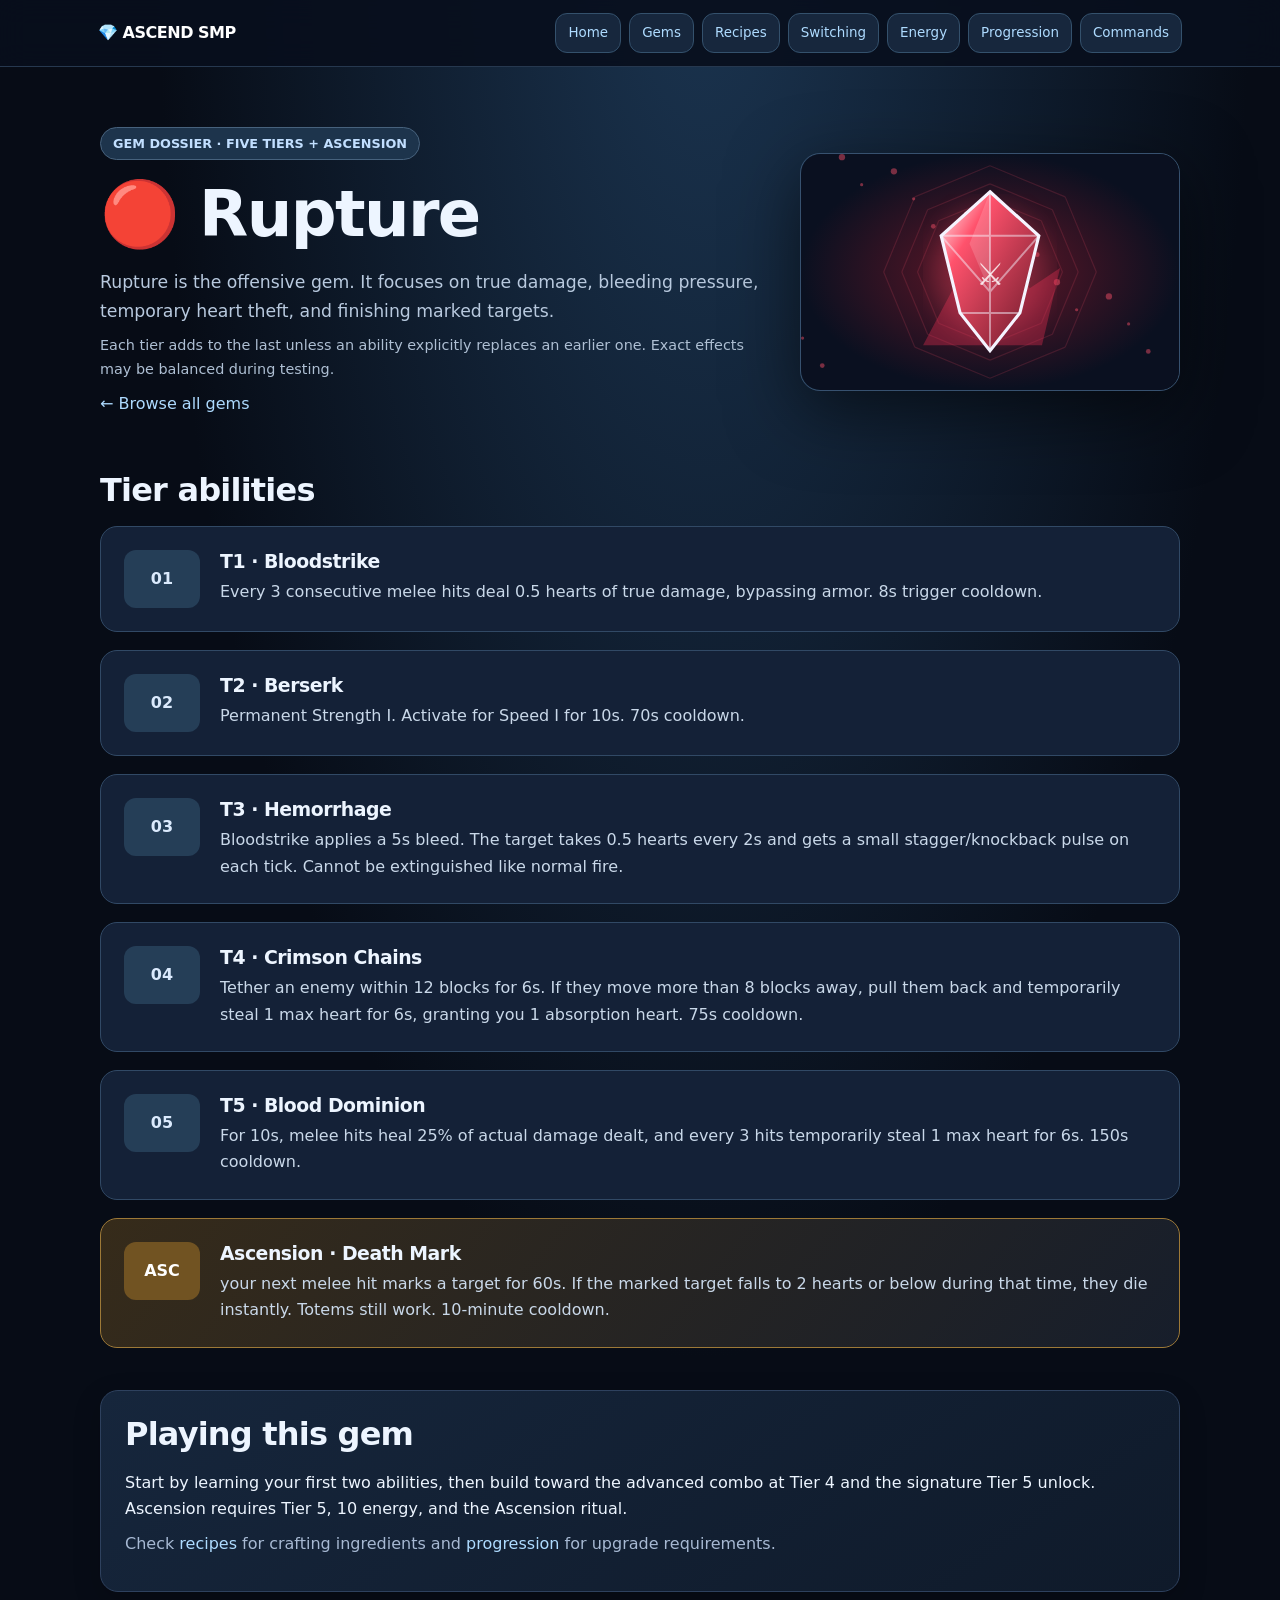
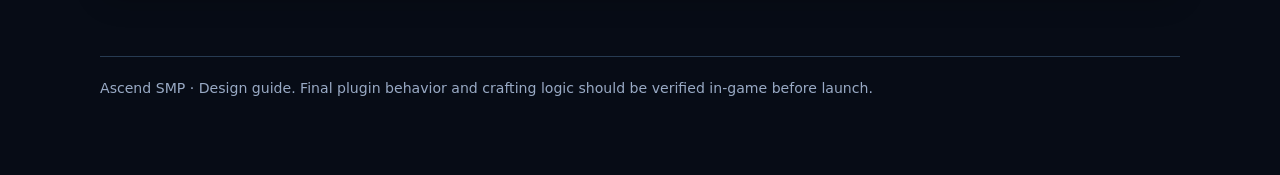
<file: rupture.html>
<!doctype html><html lang="en"><head><meta charset="UTF-8"><meta name="viewport" content="width=device-width,initial-scale=1"><title>🔴 Rupture | Ascend SMP</title><link rel="stylesheet" href="style.css"></head><body><header class="topbar"><nav class="nav"><a class="brand" href="index.html">💎 ASCEND SMP</a><a class="link" href="index.html">Home</a><a class="link" href="gems.html">Gems</a><a class="link" href="recipes.html">Recipes</a><a class="link" href="switching.html">Switching</a><a class="link" href="energy.html">Energy</a><a class="link" href="progression.html">Progression</a><a class="link" href="commands.html">Commands</a></nav></header><main class="wrap"><section class="hero gem-hero"><div><span class="badge">GEM DOSSIER · FIVE TIERS + ASCENSION</span><h1>🔴 Rupture</h1><p class="lead">Rupture is the offensive gem. It focuses on true damage, bleeding pressure, temporary heart theft, and finishing marked targets.</p><p class="note">Each tier adds to the last unless an ability explicitly replaces an earlier one. Exact effects may be balanced during testing.</p><a href="gems.html">← Browse all gems</a></div><img src="assets/rupture.svg" alt="Original rupture crystal illustration"></section><section class="section"><h2>Tier abilities</h2><div class="tier-list"><article class="tier "><span class="tier-num">01</span><div><h3>T1 · Bloodstrike</h3><p>Every 3 consecutive melee hits deal 0.5 hearts of true damage, bypassing armor. 8s trigger cooldown.</p></div></article><article class="tier "><span class="tier-num">02</span><div><h3>T2 · Berserk</h3><p>Permanent Strength I. Activate for Speed I for 10s. 70s cooldown.</p></div></article><article class="tier "><span class="tier-num">03</span><div><h3>T3 · Hemorrhage</h3><p>Bloodstrike applies a 5s bleed. The target takes 0.5 hearts every 2s and gets a small stagger/knockback pulse on each tick. Cannot be extinguished like normal fire.</p></div></article><article class="tier "><span class="tier-num">04</span><div><h3>T4 · Crimson Chains</h3><p>Tether an enemy within 12 blocks for 6s. If they move more than 8 blocks away, pull them back and temporarily steal 1 max heart for 6s, granting you 1 absorption heart. 75s cooldown.</p></div></article><article class="tier "><span class="tier-num">05</span><div><h3>T5 · Blood Dominion</h3><p>For 10s, melee hits heal 25% of actual damage dealt, and every 3 hits temporarily steal 1 max heart for 6s. 150s cooldown.</p></div></article><article class="tier ascension"><span class="tier-num">ASC</span><div><h3>Ascension · Death Mark</h3><p>your next melee hit marks a target for 60s. If the marked target falls to 2 hearts or below during that time, they die instantly. Totems still work. 10-minute cooldown.</p></div></article></div></section><section class="panel section"><h2>Playing this gem</h2><p>Start by learning your first two abilities, then build toward the advanced combo at Tier 4 and the signature Tier 5 unlock. Ascension requires Tier 5, 10 energy, and the Ascension ritual.</p><p class="small">Check <a href="recipes.html">recipes</a> for crafting ingredients and <a href="progression.html">progression</a> for upgrade requirements.</p></section><footer class="footer">Ascend SMP · Design guide. Final plugin behavior and crafting logic should be verified in-game before launch.</footer></main></body></html>
</file>
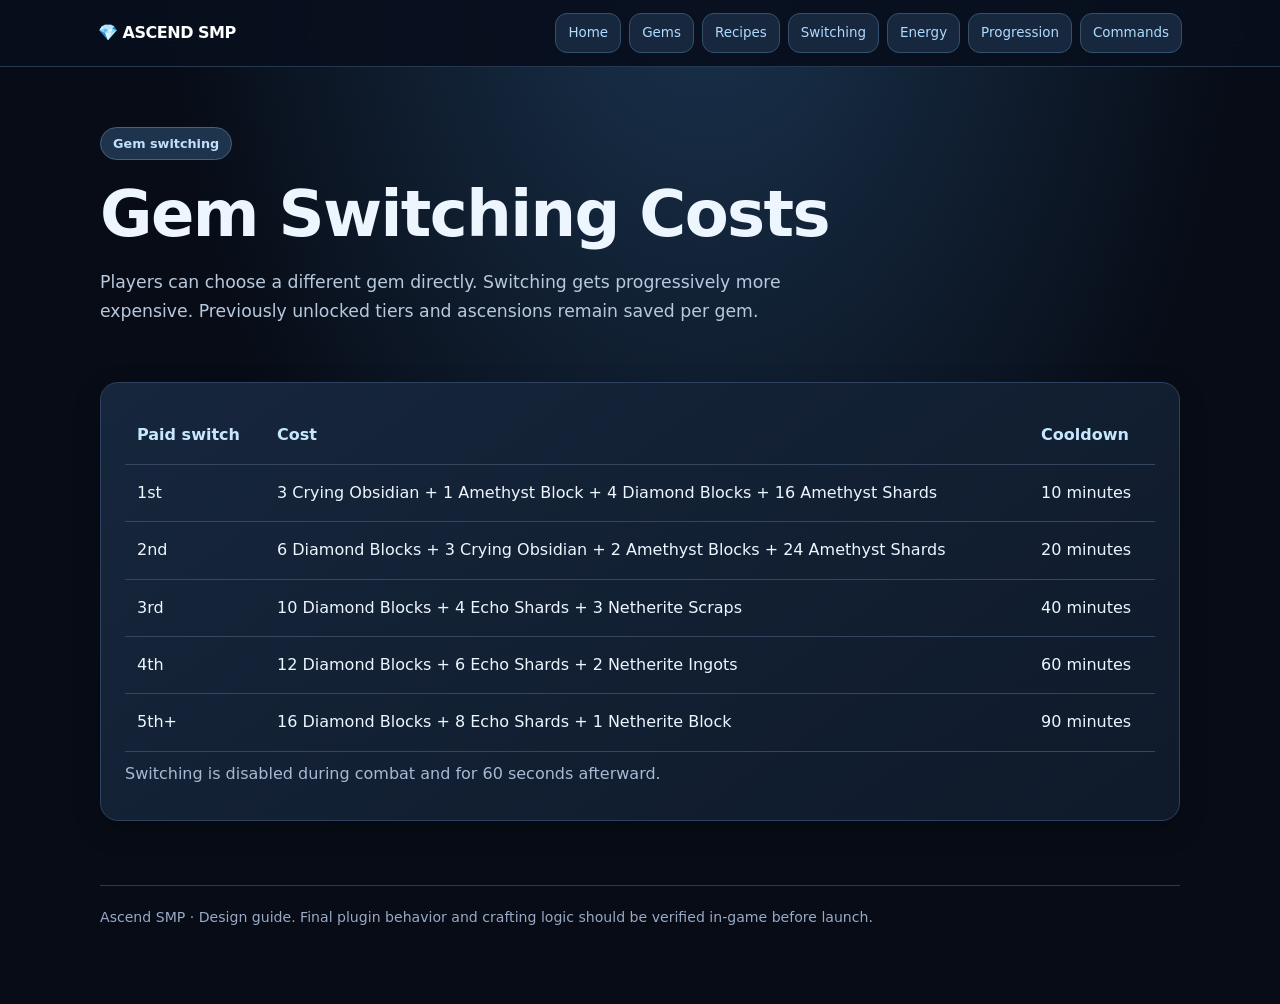
<file: switching.html>
<!doctype html><html lang="en"><head><meta charset="UTF-8"><meta name="viewport" content="width=device-width,initial-scale=1"><title>Switching | Ascend SMP</title><link rel="stylesheet" href="style.css"></head><body><header class="topbar"><nav class="nav"><a class="brand" href="index.html">💎 ASCEND SMP</a><a class="link" href="index.html">Home</a><a class="link" href="gems.html">Gems</a><a class="link" href="recipes.html">Recipes</a><a class="link" href="switching.html">Switching</a><a class="link" href="energy.html">Energy</a><a class="link" href="progression.html">Progression</a><a class="link" href="commands.html">Commands</a></nav></header><main class="wrap"><section class="hero"><span class="badge">Gem switching</span><h1>Gem Switching Costs</h1><p class="lead">Players can choose a different gem directly. Switching gets progressively more expensive. Previously unlocked tiers and ascensions remain saved per gem.</p></section><section class="panel"><div class="tablewrap"><table><thead><tr><th>Paid switch</th><th>Cost</th><th>Cooldown</th></tr></thead><tbody><tr><td>1st</td><td>3 Crying Obsidian + 1 Amethyst Block + 4 Diamond Blocks + 16 Amethyst Shards</td><td>10 minutes</td></tr><tr><td>2nd</td><td>6 Diamond Blocks + 3 Crying Obsidian + 2 Amethyst Blocks + 24 Amethyst Shards</td><td>20 minutes</td></tr><tr><td>3rd</td><td>10 Diamond Blocks + 4 Echo Shards + 3 Netherite Scraps</td><td>40 minutes</td></tr><tr><td>4th</td><td>12 Diamond Blocks + 6 Echo Shards + 2 Netherite Ingots</td><td>60 minutes</td></tr><tr><td>5th+</td><td>16 Diamond Blocks + 8 Echo Shards + 1 Netherite Block</td><td>90 minutes</td></tr></tbody></table></div><p class="small">Switching is disabled during combat and for 60 seconds afterward.</p></section><footer class="footer">Ascend SMP · Design guide. Final plugin behavior and crafting logic should be verified in-game before launch.</footer></main></body></html>
</file>
<file: style.css>
:root{color-scheme:dark;--bg:#070c16;--card:#121e32;--card2:#18273e;--line:#2e415e;--ink:#edf5ff;--muted:#a7b9d3;--blue:#83c4ff}
*{box-sizing:border-box}html{scroll-behavior:smooth}body{margin:0;background:radial-gradient(ellipse at 55% -100px,#1b3551,#070c16 55%);font-family:system-ui,-apple-system,Segoe UI,sans-serif;color:var(--ink);line-height:1.65;font-size:16px}a{color:#aedbff;text-decoration:none}a:hover{text-decoration:underline}.topbar{position:sticky;top:0;z-index:10;background:#080f1de9;backdrop-filter:blur(14px);border-bottom:1px solid #26384f}.nav{max-width:1120px;margin:auto;display:flex;flex-wrap:wrap;align-items:center;gap:8px;padding:13px 18px}.brand{font-weight:850;letter-spacing:-.03em;margin-right:auto;color:white}.nav .link{font-size:.84rem;padding:8px 12px;border:1px solid #34516c;border-radius:12px;background:#17273d}.wrap{max-width:1120px;margin:auto;padding:30px 20px 75px}h1,h2,h3,h4{line-height:1.22;letter-spacing:-.025em}h1{font-size:clamp(2.25rem,5vw,4rem);margin:15px 0}h2{font-size:clamp(1.45rem,3vw,2rem);margin:0 0 16px}h3{font-size:1.18rem;margin:0 0 10px}p{margin:9px 0}.hero{margin:0 0 36px;padding:30px 0 12px}.lead{max-width:720px;color:#b8c9de;font-size:1.08rem}.badge,.eyebrow{display:inline-flex;background:#1d344c;border:1px solid #47627d;border-radius:50px;color:#c2dfff;padding:5px 12px;font-weight:650;font-size:.8rem}.grid{display:grid;grid-template-columns:repeat(auto-fit,minmax(250px,1fr));gap:20px}.section{margin:42px 0}.panel,.card{background:linear-gradient(145deg,#16263c,#0f1a2a);border:1px solid var(--line);border-radius:18px;padding:24px;box-shadow:0 9px 28px #0003}.card.gem{border-top:3px solid var(--gem,#7aa9ff);display:block;transition:transform .2s,border-color .2s}.card.gem:hover{transform:translateY(-3px);text-decoration:none;border-color:var(--gem)}.card .role,.small,.muted{color:var(--muted)}.card .role{font-size:.91rem}.card .gem-preview{width:100%;aspect-ratio:16/10;object-fit:cover;border-radius:14px;margin-bottom:14px}.gem-hero{display:grid;grid-template-columns:1fr minmax(260px,380px);align-items:center;gap:34px}.gem-hero img{width:100%;border-radius:20px;border:1px solid #37516f;box-shadow:0 20px 70px #0008}.tier-list{display:grid;gap:18px}.tier{display:grid;grid-template-columns:76px minmax(0,1fr);gap:20px;padding:23px;border:1px solid #314965;border-radius:17px;background:#142137}.tier-num{border-radius:12px;background:#253e57;color:#dbeafd;display:flex;align-items:center;justify-content:center;font-weight:900;font-size:1rem;height:58px}.tier h3{margin:0 0 6px}.tier p{margin:0;color:#c9d8e9}.ascension{border-color:#9d7937;background:linear-gradient(130deg,#362b1a,#171e2b)}.ascension .tier-num{background:#715322;color:white}.kpis{display:grid;grid-template-columns:repeat(auto-fit,minmax(140px,1fr));gap:15px;margin-top:23px}.kpi{background:#17283d;border:1px solid #314965;border-radius:16px;padding:21px}.kpi strong{display:block;font-size:1.35rem}.gemnav{display:grid;grid-template-columns:repeat(auto-fit,minmax(220px,1fr));gap:18px}.list{padding-left:23px}.list li{margin:10px 0}.callout{border-left:3px solid #e1bf67;padding:5px 0 5px 18px;color:#e9daaa}.tablewrap{overflow:auto}table{border-collapse:collapse;width:100%;min-width:590px}th,td{text-align:left;vertical-align:top;border-bottom:1px solid #35465f;padding:15px 12px}th{color:#c7e7ff}.footer{margin-top:64px;padding-top:20px;border-top:1px solid #273b52;color:#99aac5;font-size:.88rem}.note{color:#aebfd3;font-size:.9rem}
/* Actual 3×3 table image shell; grid and output are separate, never overlap */
.recipe-card{margin:0 0 30px;padding:26px;background:linear-gradient(145deg,#172840,#111b2b);border:1px solid #39506d;border-radius:20px}.recipe-intro{max-width:730px;margin-bottom:22px}.recipe-showcase{display:flex;align-items:center;flex-wrap:wrap;gap:22px}.craft-station{padding:18px;background:linear-gradient(130deg,#b5a78c,#7b6e5c);border:8px ridge #c0b19a;border-radius:10px;box-shadow:inset 0 0 0 4px #625747,0 6px 17px #0007;width:max-content;max-width:100%}.craft-label{font-weight:950;letter-spacing:.11em;color:#2b261f;font-size:.77rem;text-align:center;margin-bottom:10px;text-shadow:0 1px #ecddba}.craft-grid{display:grid;grid-template-columns:repeat(3,minmax(0,1fr));width:clamp(205px,48vw,270px);gap:5px}.craft-slot{position:relative;aspect-ratio:1;background:#838583;border:4px inset #cac6b9;box-shadow:inset 0 0 8px #34362f;display:flex;align-items:center;justify-content:center;min-width:0}.craft-slot.empty{background:#93948c}.craft-slot img{height:67%;width:67%;object-fit:contain;image-rendering:pixelated;filter:drop-shadow(0 2px 2px #0009)}.stack{position:absolute;right:3px;bottom:0;font-size:.86rem;font-weight:900;color:white;text-shadow:2px 2px #171717,-1px -1px #171717;line-height:1}.craft-arrow{font-size:2.6rem;color:#ffd887}.craft-output{text-align:center;display:flex;gap:10px;align-items:center;flex-direction:column}.craft-output .craft-slot{width:103px;height:103px;aspect-ratio:1;border-color:#f5d277;background:#93815e}.craft-output strong{font-size:.88rem;max-width:140px}.ingredients{display:grid;grid-template-columns:repeat(auto-fit,minmax(160px,1fr));gap:10px;margin-top:23px}.ingredient{border:1px solid #314764;border-radius:12px;padding:9px 11px;background:#15273d;font-size:.87rem}.ingredient img{height:26px;width:26px;vertical-align:middle;margin-right:7px;image-rendering:pixelated}.status{border-radius:9px;background:#382f1c;color:#f0d98b;border:1px solid #6b582a;display:inline-flex;padding:4px 9px;font-size:.76rem;font-weight:700}.recipe-disclaimer{margin:15px 0 26px;color:#e8d9ab;border-left:3px solid #e4bb67;padding-left:13px}.gallery-caption{font-size:.85rem;color:var(--muted)}
@media(max-width:700px){.wrap{padding:20px 13px 55px}.nav{gap:6px}.nav .link{padding:7px 9px}.panel,.card,.recipe-card{padding:18px}.gem-hero{grid-template-columns:1fr}.gem-hero img{max-width:530px}.tier{grid-template-columns:55px 1fr;gap:13px;padding:16px}.tier-num{height:48px}.craft-arrow{transform:rotate(90deg);width:100%;text-align:center;line-height:1}.recipe-showcase{justify-content:center;gap:10px}.craft-station{padding:12px;border-width:6px}.craft-grid{width:clamp(200px,75vw,245px)}.craft-output .craft-slot{width:89px;height:89px}.ingredients{grid-template-columns:repeat(2,minmax(0,1fr))}}
@media(max-width:380px){.ingredients{grid-template-columns:1fr}.craft-grid{width:195px}}
</file>
